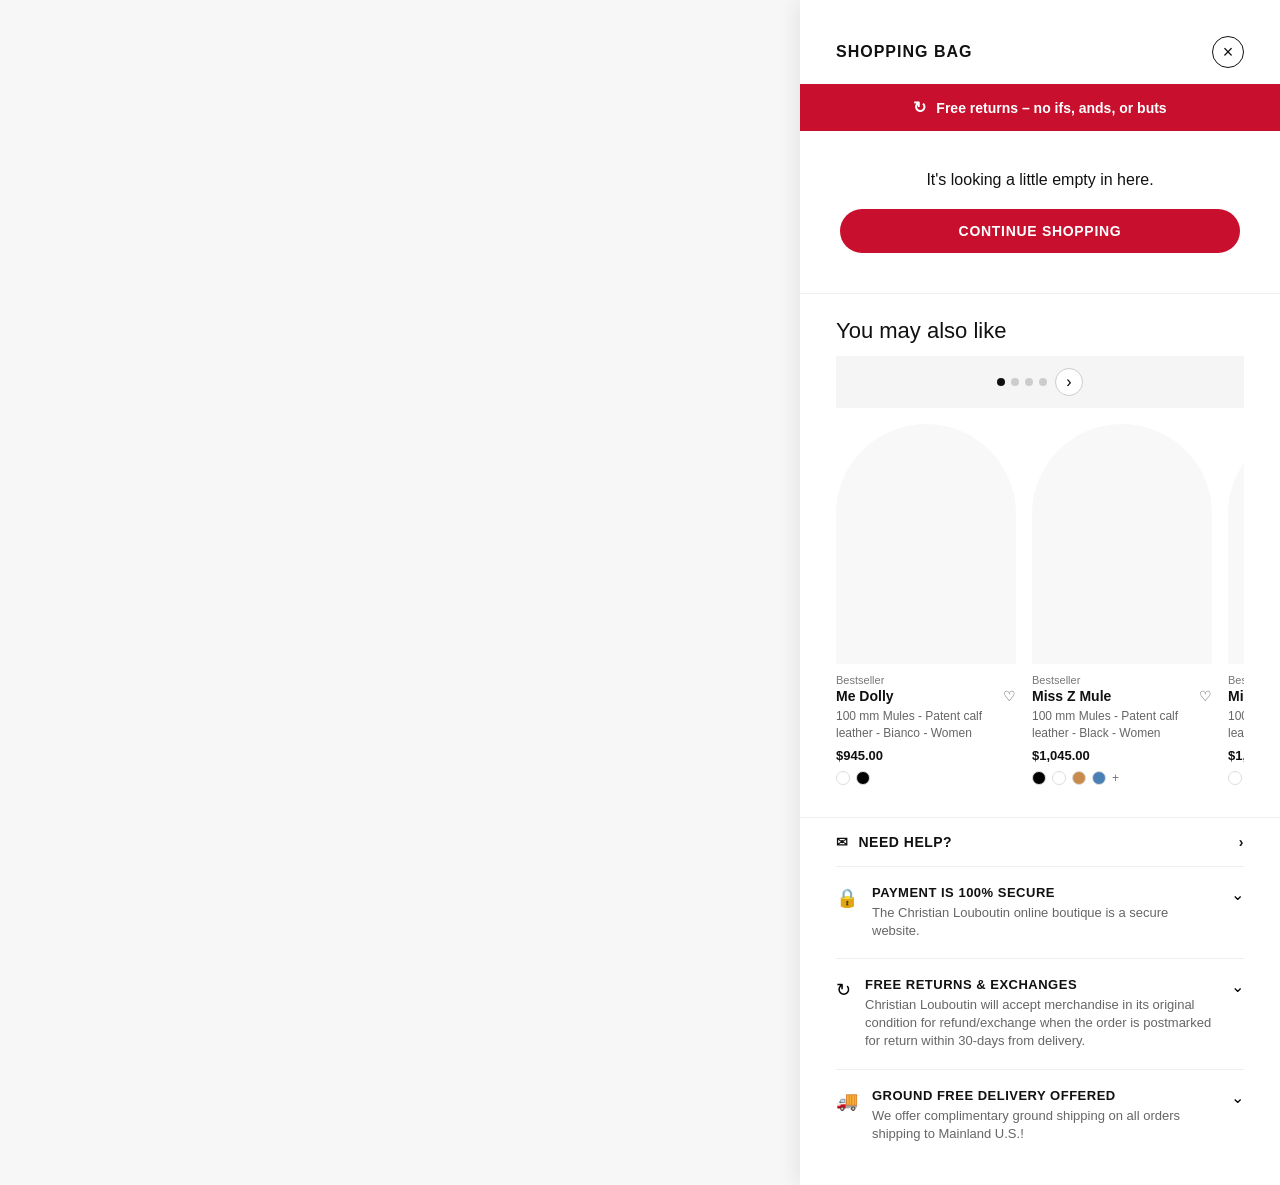
<file: cart.html>
<!DOCTYPE html>
<html lang="en">
<head>
    <meta charset="UTF-8">
    <meta name="viewport" content="width=device-width, initial-scale=1.0">
    <title>Shopping Bag - Christian Louboutin</title>
    <link rel="icon" href="images/louboutin(L).png">
<link rel="stylesheet" href="cart.css">

</head>
<body>

<div class="bag-panel">

    <div class="sb-header">
        <h2 class="sb-title">SHOPPING BAG</h2>
        <a href="index.html" class="sb-close" aria-label="Close shopping bag">&times;</a>
    </div>

    <div class="sb-returns-banner">
        <span class="sb-returns-icon">&#8635;</span>
        <span>Free returns – no ifs, ands, or buts</span>
    </div>

    <div class="sb-empty">
        <p>It's looking a little empty in here.</p>
        <a href="index.html" class="sb-continue-btn" style="display:inline-block;">CONTINUE SHOPPING</a>
    </div>

    <div class="sb-recommend">
        <h3 class="sb-recommend-title">You may also like</h3>

        <div class="sb-carousel-nav">
            <div class="sb-dots" id="sbDots"></div>
            <button type="button" class="sb-next-btn" id="sbNextBtn" aria-label="Next">&#8250;</button>
        </div>

        <div class="sb-carousel" id="sbCarousel">
            <div class="sb-product-card">
                <div class="sb-product-media"></div>
                <span class="sb-badge">Bestseller</span>
                <div class="sb-product-row">
                    <h4 class="sb-product-name">Me Dolly</h4>
                    <button type="button" class="sb-wishlist-btn" aria-label="Add to wishlist">&#9825;</button>
                </div>
                <p class="sb-product-desc">100 mm Mules - Patent calf leather - Bianco - Women</p>
                <div class="sb-product-price">$945.00</div>
                <div class="sb-swatch-group">
                    <span class="sb-swatch" style="background-color:#ffffff"></span>
                    <span class="sb-swatch" style="background-color:#000000"></span>
                </div>
            </div>

            <div class="sb-product-card">
                <div class="sb-product-media"></div>
                <span class="sb-badge">Bestseller</span>
                <div class="sb-product-row">
                    <h4 class="sb-product-name">Miss Z Mule</h4>
                    <button type="button" class="sb-wishlist-btn" aria-label="Add to wishlist">&#9825;</button>
                </div>
                <p class="sb-product-desc">100 mm Mules - Patent calf leather - Black - Women</p>
                <div class="sb-product-price">$1,045.00</div>
                <div class="sb-swatch-group">
                    <span class="sb-swatch" style="background-color:#000000"></span>
                    <span class="sb-swatch" style="background-color:#ffffff"></span>
                    <span class="sb-swatch" style="background-color:#c98a4b"></span>
                    <span class="sb-swatch" style="background-color:#4a7fb5"></span>
                    <span class="sb-swatch-more">+</span>
                </div>
            </div>

            <div class="sb-product-card">
                <div class="sb-product-media"></div>
                <span class="sb-badge">Bestseller</span>
                <div class="sb-product-row">
                    <h4 class="sb-product-name">Miss Z Mule</h4>
                    <button type="button" class="sb-wishlist-btn" aria-label="Add to wishlist">&#9825;</button>
                </div>
                <p class="sb-product-desc">100 mm Mules - Patent calf leather - Bianco - Women</p>
                <div class="sb-product-price">$1,045.00</div>
                <div class="sb-swatch-group">
                    <span class="sb-swatch" style="background-color:#ffffff"></span>
                    <span class="sb-swatch" style="background-color:#000000"></span>
                    <span class="sb-swatch" style="background-color:#c98a4b"></span>
                    <span class="sb-swatch" style="background-color:#4a7fb5"></span>
                    <span class="sb-swatch-more">+</span>
                </div>
            </div>

            <div class="sb-product-card">
                <div class="sb-product-media"></div>
                <span class="sb-badge">Bestseller</span>
                <div class="sb-product-row">
                    <h4 class="sb-product-name">Hot Chick</h4>
                    <button type="button" class="sb-wishlist-btn" aria-label="Add to wishlist">&#9825;</button>
                </div>
                <p class="sb-product-desc">100 mm Pumps - Patent calf leather - Black - Women</p>
                <div class="sb-product-price">$895.00</div>
                <div class="sb-swatch-group">
                    <span class="sb-swatch" style="background-color:#000000"></span>
                    <span class="sb-swatch" style="background-color:#c98a4b"></span>
                </div>
            </div>
        </div>
    </div>

    <div class="sb-help">
        <span class="sb-help-icon">&#9993;</span>
        <span class="sb-help-text">NEED HELP?</span>
        <span class="sb-help-chevron">&#8250;</span>
    </div>

    <div class="sb-accordion">
        <div class="sb-accordion-item" data-open="false">
            <div class="sb-accordion-head">
                <span class="sb-accordion-icon">&#128274;</span>
                <div>
                    <div class="sb-accordion-title">PAYMENT IS 100% SECURE</div>
                    <div class="sb-accordion-subtitle">The Christian Louboutin online boutique is a secure website.</div>
                </div>
                <span class="sb-accordion-chevron">&#8964;</span>
            </div>
            <div class="sb-accordion-body">
                <p>We accept the following forms of payment:</p>
                <p>Mastercard</p>
                <p>Visa</p>
                <p>American Express</p>
                <p>Discover</p>
                <p>PayPal</p>
                <p>Apple Pay</p>
                <p>We also accept credit cards issued from Mexico. We don't accept any payment plans, except via PayPal.</p>
                <p>We only accept credit or debit cards that correspond with the country of our website. Your bank will authorize your payment; your card will only be charged when the order is shipped. The billing information entered during checkout must correspond to the cardholder.</p>
            </div>
        </div>

        <div class="sb-accordion-item" data-open="false">
            <div class="sb-accordion-head">
                <span class="sb-accordion-icon">&#8635;</span>
                <div>
                    <div class="sb-accordion-title">FREE RETURNS &amp; EXCHANGES</div>
                    <div class="sb-accordion-subtitle">Christian Louboutin will accept merchandise in its original condition for refund/exchange when the order is postmarked for return within 30-days from delivery.</div>
                </div>
                <span class="sb-accordion-chevron">&#8964;</span>
            </div>
            <div class="sb-accordion-body">
                <p>Items must be unworn, unwashed, and in their original packaging with all tags attached.</p>
            </div>
        </div>

        <div class="sb-accordion-item" data-open="false">
            <div class="sb-accordion-head">
                <span class="sb-accordion-icon">&#128666;</span>
                <div>
                    <div class="sb-accordion-title">GROUND FREE DELIVERY OFFERED</div>
                    <div class="sb-accordion-subtitle">We offer complimentary ground shipping on all orders shipping to Mainland U.S.!</div>
                </div>
                <span class="sb-accordion-chevron">&#8964;</span>
            </div>
            <div class="sb-accordion-body">
                <p>Orders typically arrive within 3-7 business days. Expedited shipping options are available at checkout.</p>
            </div>
        </div>
    </div>

</div>

<script>
    // ---- Pagination dots ----
    var carousel = document.getElementById('sbCarousel');
    var cards = carousel.querySelectorAll('.sb-product-card');
    var dotsContainer = document.getElementById('sbDots');

    cards.forEach(function (_, i) {
        var dot = document.createElement('span');
        dot.className = 'sb-dot' + (i === 0 ? ' active' : '');
        dotsContainer.appendChild(dot);
    });
    var dots = dotsContainer.querySelectorAll('.sb-dot');

    function setActiveDot(index) {
        dots.forEach(function (d, i) {
            d.classList.toggle('active', i === index);
        });
    }

    document.getElementById('sbNextBtn').addEventListener('click', function () {
        var cardWidth = cards[0].getBoundingClientRect().width + 16;
        carousel.scrollBy({ left: cardWidth, behavior: 'smooth' });
    });

    carousel.addEventListener('scroll', function () {
        var cardWidth = cards[0].getBoundingClientRect().width + 16;
        var index = Math.round(carousel.scrollLeft / cardWidth);
        setActiveDot(Math.min(index, dots.length - 1));
    });

    // ---- Accordion toggle ----
    document.querySelectorAll('.sb-accordion-item').forEach(function (item) {
        item.querySelector('.sb-accordion-head').addEventListener('click', function () {
            var isOpen = item.getAttribute('data-open') === 'true';
            item.setAttribute('data-open', isOpen ? 'false' : 'true');
        });
    });
</script>

</body>
</html>
</file>
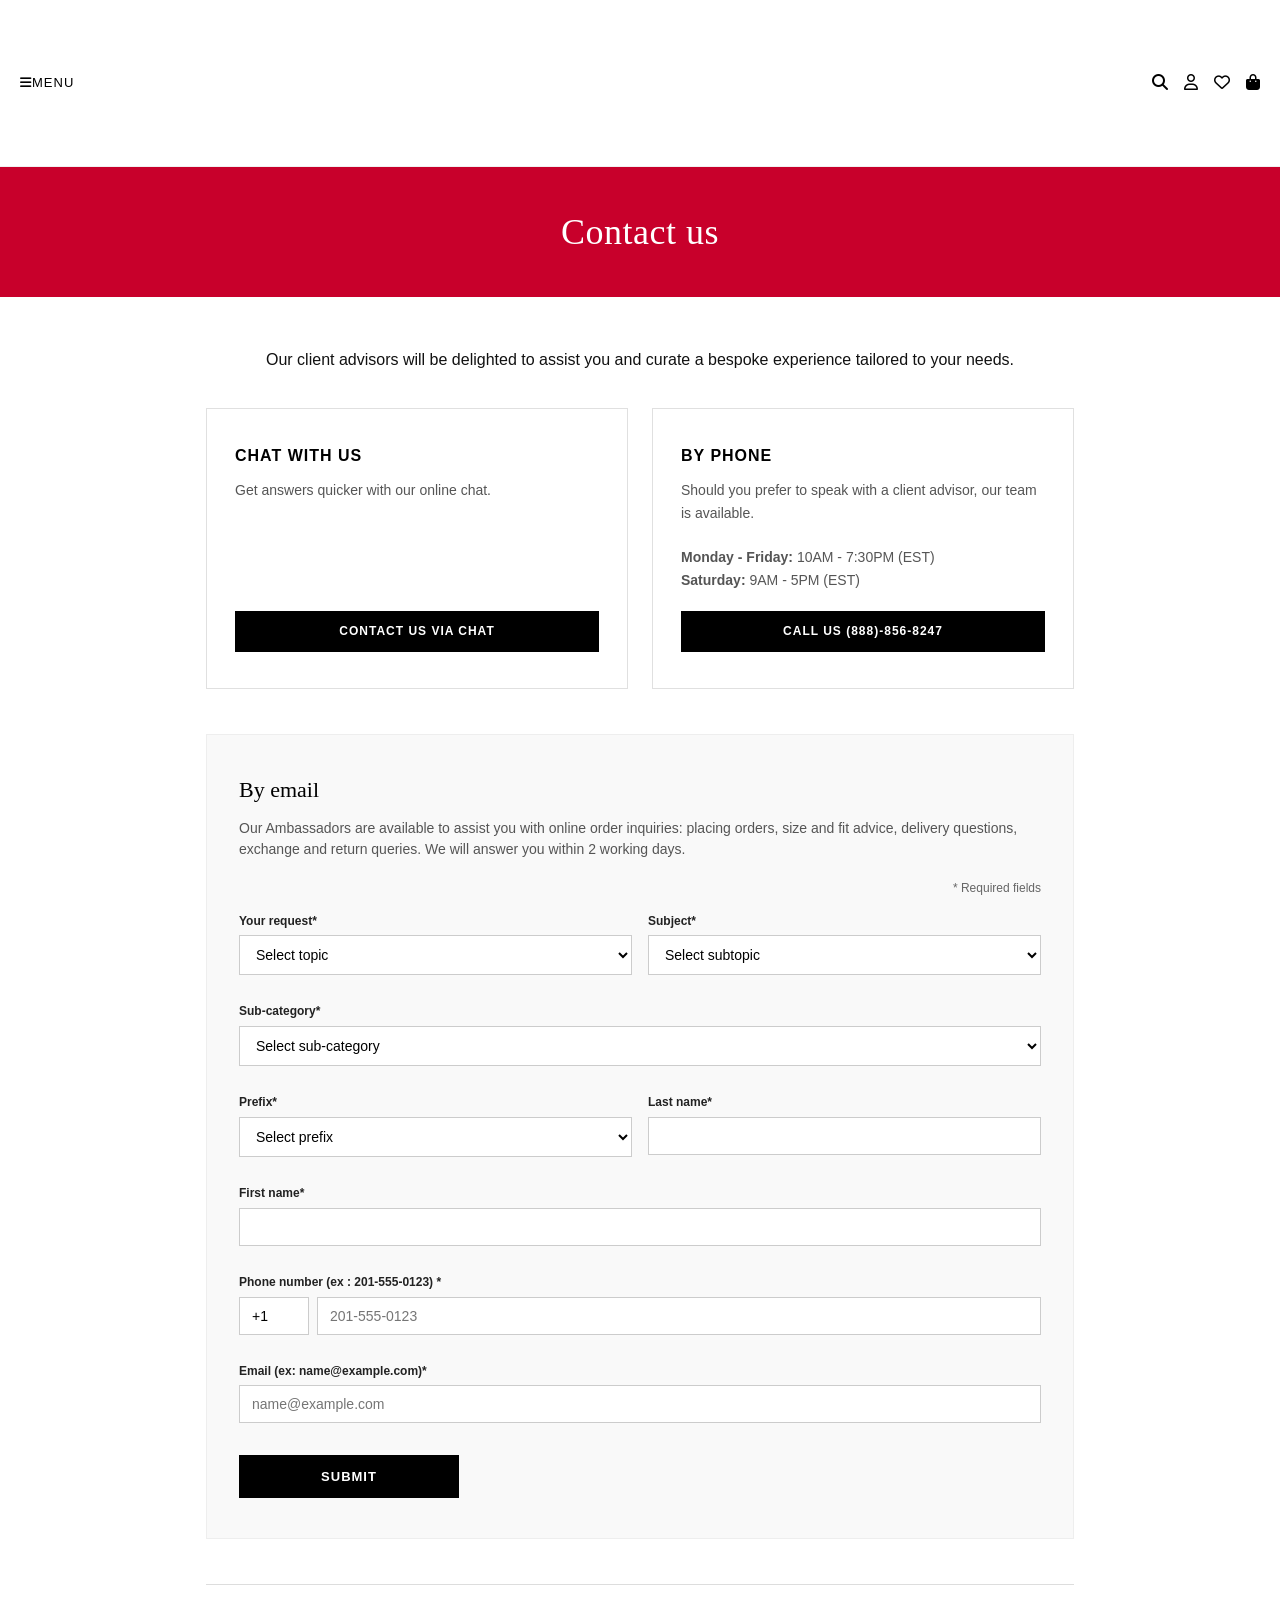
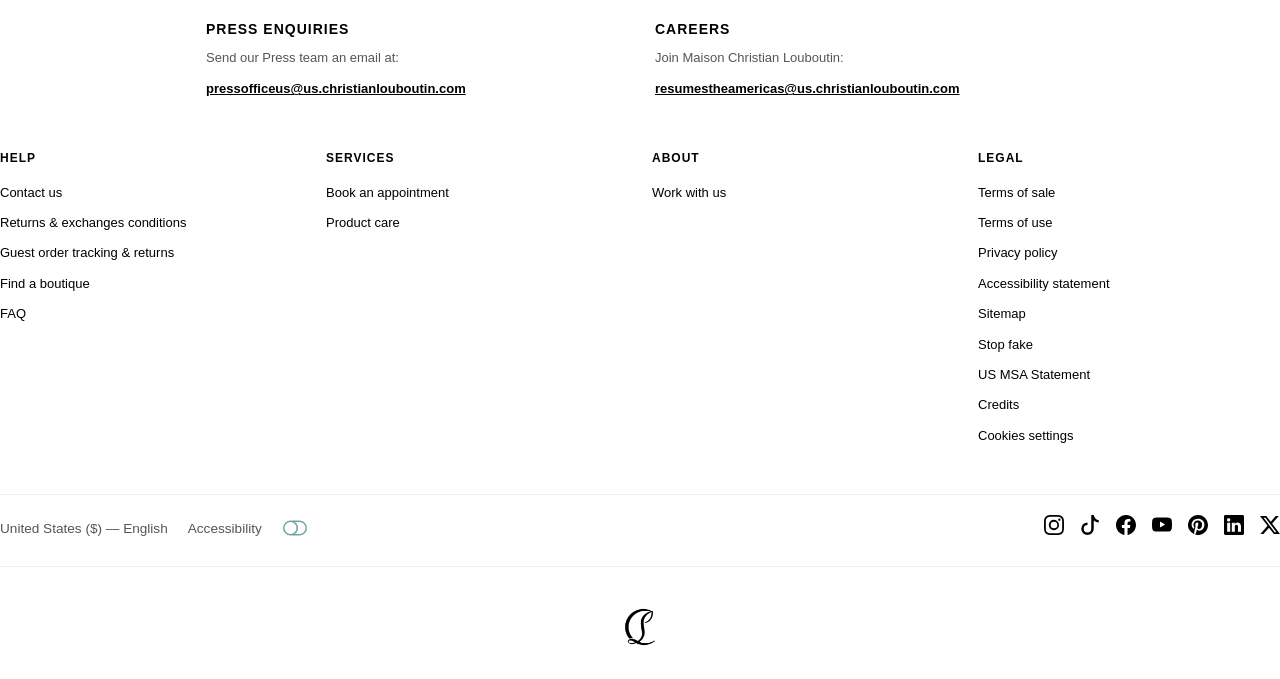
<file: contactUs.html>
<!DOCTYPE html>
<html lang="en">

<head>
  <meta charset="UTF-8">
  <meta name="viewport" content="width=device-width, initial-scale=1.0">
  <title>Contact Us - Christian Louboutin United States</title>
  <link rel="icon" href="images/louboutin(L).png">
  <!-- FontAwesome for icons -->
  <link rel="stylesheet" href="https://cdnjs.cloudflare.com/ajax/libs/font-awesome/6.4.0/css/all.min.css">
  <link rel="stylesheet" href="contactUs.css">
</head>

<body>

  <!-- Header -->
  <div class="nav">
    <div class="nav-left">
      <span id="menu"><a href="menu.html"><i class="fa-solid fa-bars"></i><span class="nav-text">MENU</span></a></span>
    </div>

    <span id="louboutinLogo"><a href="index.html"><img src="images/louboutin logo 1.png" alt="Louboutin-logo" loading="lazy"></a></span>

    <div class="nav-right">
      <span id="searchbar"><a href="search.html" aria-label="Search"><i class="fa-solid fa-magnifying-glass"></i></a></span>
      <span id="login"><a href="login.html" aria-label="Account"><i class="fa-regular fa-user"></i></a></span>
      <span id="wishlist"><a href="wishlist.html" aria-label="Wishlist"><i class="fa-regular fa-heart"></i></a></span>
      <span id="addToCart"><a href="wishlist.html" aria-label="Cart"><i class="fa-solid fa-bag-shopping"></i></a></span>
    </div>
  </div>

  <!-- Page Title Banner -->
  <section class="page-title-banner">
    <h1>Contact us</h1>
  </section>

  <!-- Main Contact Content -->
  <div class="contact-container">
    <p class="contact-intro">
      Our client advisors will be delighted to assist you and curate a bespoke experience tailored to your needs.
    </p>

    <!-- Chat & Phone Grid -->
    <div class="contact-methods-grid">
      <div class="contact-card">
        <div>
          <h3>Chat with us</h3>
          <p>Get answers quicker with our online chat.</p>
        </div>
        <a href="#" class="card-action-btn">Contact us via chat</a>
      </div>

      <div class="contact-card">
        <div>
          <h3>By phone</h3>
          <p>Should you prefer to speak with a client advisor, our team is available.<br><br>
            <strong>Monday - Friday:</strong> 10AM - 7:30PM (EST)<br>
            <strong>Saturday:</strong> 9AM - 5PM (EST)
          </p>
        </div>
        <a href="tel:8888568247" class="card-action-btn">Call us (888)-856-8247</a>
      </div>
    </div>

    <!-- Email Inquiry Form -->
    <div class="form-section">
      <h2>By email</h2>
      <p>Our Ambassadors are available to assist you with online order inquiries: placing orders, size and fit advice,
        delivery questions, exchange and return queries. We will answer you within 2 working days.</p>

      <div class="required-note">* Required fields</div>

      <form action="#" method="post">
        <div class="form-grid">
          <div class="form-group">
            <label for="requestTopic">Your request*</label>
            <select id="requestTopic" class="form-control" required>
              <option value="">Select topic</option>
              <option>Online boutique</option>
              <option>Products and services</option>
            </select>
          </div>

          <div class="form-group">
            <label for="subjectTopic">Subject*</label>
            <select id="subjectTopic" class="form-control" required>
              <option value="">Select subtopic</option>
              <option>Order Inquiries</option>
              <option>Product Advice</option>
            </select>
          </div>

          <div class="form-group full-width">
            <label for="subCategory">Sub-category*</label>
            <select id="subCategory" class="form-control" required>
              <option value="">Select sub-category</option>
              <option>Delivery & Shipping</option>
              <option>Returns & Exchanges</option>
            </select>
          </div>

          <div class="form-group">
            <label for="prefixSelect">Prefix*</label>
            <select id="prefixSelect" class="form-control" required>
              <option value="">Select prefix</option>
              <option>Mr.</option>
              <option>Miss</option>
              <option>Mrs.</option>
            </select>
          </div>

          <div class="form-group">
            <label for="lastName">Last name*</label>
            <input type="text" id="lastName" class="form-control" required>
          </div>

          <div class="form-group full-width">
            <label for="firstName">First name*</label>
            <input type="text" id="firstName" class="form-control" required>
          </div>

          <div class="form-group full-width">
            <label for="phoneNumber">Phone number (ex : 201-555-0123) *</label>
            <div class="phone-input-group">
              <input type="text" class="form-control phone-prefix" value="+1" readonly aria-label="Country Prefix">
              <input type="tel" id="phoneNumber" class="form-control" placeholder="201-555-0123" required>
            </div>
          </div>

          <div class="form-group full-width">
            <label for="userEmail">Email (ex: name@example.com)*</label>
            <input type="email" id="userEmail" class="form-control" placeholder="name@example.com" required>
          </div>
        </div>

        <button type="submit" class="submit-btn">Submit</button>
      </form>
    </div>

    <!-- Additional Contacts (Press & Careers) -->
    <div class="additional-contacts">
      <div>
        <h4>Press enquiries</h4>
        <p>Send our Press team an email at:</p>
        <a href="mailto:pressofficeus@us.christianlouboutin.com">pressofficeus@us.christianlouboutin.com</a>
      </div>
      <div>
        <h4>Careers</h4>
        <p>Join Maison Christian Louboutin:</p>
        <a href="mailto:resumestheamericas@us.christianlouboutin.com">resumestheamericas@us.christianlouboutin.com</a>
      </div>
    </div>
  </div>

  <!-- Footer Navigation -->
  <div class="listdetails" id="section7">
    <div class="lists">
    <div class="footer-columns">
      <div class="footer-col">
        <h4>Help</h4>
        <ul>
          <li><a href="contactUs.html">Contact us</a></li>
          <li><a href="#">Returns &amp; exchanges conditions</a></li>
          <li><a href="#">Guest order tracking &amp; returns</a></li>
          <li><a href="#">Find a boutique</a></li>
          <li><a href="#">FAQ</a></li>
        </ul>
      </div>

      <div class="footer-col">
        <h4>Services</h4>
        <ul>
          <li><a href="#">Book an appointment</a></li>
          <li><a href="#">Product care</a></li>
        </ul>
      </div>

      <div class="footer-col">
        <h4>About</h4>
        <ul>
          <li><a href="#">Work with us</a></li>
        </ul>
      </div>

      <div class="footer-col">
        <h4>Legal</h4>
        <ul>
          <li><a href="#">Terms of sale</a></li>
          <li><a href="#">Terms of use</a></li>
          <li><a href="#">Privacy policy</a></li>
          <li><a href="#">Accessibility statement</a></li>
          <li><a href="#">Sitemap</a></li>
          <li><a href="#">Stop fake</a></li>
          <li><a href="#">US MSA Statement</a></li>
          <li><a href="#">Credits</a></li>
          <li><a href="#">Cookies settings</a></li>
        </ul>
      </div>
    </div>

    <div class="footer-logos">
      <div class="united-acessibility">
        <div>United States ($) — English</div>
        <div class="accessibility">
          <div class="accesibility-text"><span>Accessibility</span></div>
          <div class="accessibility-toggel">
            <a><svg xmlns="http://www.w3.org/2000/svg" width="50" height="20" fill="currentColor" class="bi-toggle-off"
                viewBox="0 0 16 16">
                <path
                  d="M11 4a4 4 0 0 1 0 8H8a5 5 0 0 0 2-4 5 5 0 0 0-2-4zm-6 8a4 4 0 1 1 0-8 4 4 0 0 1 0 8M0 8a5 5 0 0 0 5 5h6a5 5 0 0 0 0-10H5a5 5 0 0 0-5 5" />
              </svg></a>
          </div>
        </div>
      </div>
      <div class="social-links">
        <span id="insta" class="separate-logos"><a href="#">
            <svg xmlns="http://www.w3.org/2000/svg" width="20" height="20" fill="#black" class="bi bi-instagram"
              viewBox="0 0 16 16">
              <path
                d="M8 0C5.829 0 5.556.01 4.703.048 3.85.088 3.269.222 2.76.42a3.9 3.9 0 0 0-1.417.923A3.9 3.9 0 0 0 .42 2.76C.222 3.268.087 3.85.048 4.7.01 5.555 0 5.827 0 8.001c0 2.172.01 2.444.048 3.297.04.852.174 1.433.372 1.942.205.526.478.972.923 1.417.444.445.89.719 1.416.923.51.198 1.09.333 1.942.372C5.555 15.99 5.827 16 8 16s2.444-.01 3.298-.048c.851-.04 1.434-.174 1.943-.372a3.9 3.9 0 0 0 1.416-.923c.445-.445.718-.891.923-1.417.197-.509.332-1.09.372-1.942C15.99 10.445 16 10.173 16 8s-.01-2.445-.048-3.299c-.04-.851-.175-1.433-.372-1.941a3.9 3.9 0 0 0-.923-1.417A3.9 3.9 0 0 0 13.24.42c-.51-.198-1.092-.333-1.943-.372C10.443.01 10.172 0 7.998 0zm-.717 1.442h.718c2.136 0 2.389.007 3.232.046.78.035 1.204.166 1.486.275.373.145.64.319.92.599s.453.546.598.92c.11.281.24.705.275 1.485.039.843.047 1.096.047 3.231s-.008 2.389-.047 3.232c-.035.78-.166 1.203-.275 1.485a2.5 2.5 0 0 1-.599.919c-.28.28-.546.453-.92.598-.28.11-.704.24-1.485.276-.843.038-1.096.047-3.232.047s-2.39-.009-3.233-.047c-.78-.036-1.203-.166-1.485-.276a2.5 2.5 0 0 1-.92-.598 2.5 2.5 0 0 1-.6-.92c-.109-.281-.24-.705-.275-1.485-.038-.843-.046-1.096-.046-3.233s.008-2.388.046-3.231c.036-.78.166-1.204.276-1.486.145-.373.319-.64.599-.92s.546-.453.92-.598c.282-.11.705-.24 1.485-.276.738-.034 1.024-.044 2.515-.045zm4.988 1.328a.96.96 0 1 0 0 1.92.96.96 0 0 0 0-1.92m-4.27 1.122a4.109 4.109 0 1 0 0 8.217 4.109 4.109 0 0 0 0-8.217m0 1.441a2.667 2.667 0 1 1 0 5.334 2.667 2.667 0 0 1 0-5.334" />
            </svg>
            </svg></a></span>

        <span id="tiktok" class="separate-logos"><a href="#">
            <svg xmlns="http://www.w3.org/2000/svg" width="20" height="20" fill="#black" class="bi bi-tiktok"
              viewBox="0 0 16 16">
              <path
                d="M9 0h1.98c.144.715.54 1.617 1.235 2.512C12.895 3.389 13.797 4 15 4v2c-1.753 0-3.07-.814-4-1.829V11a5 5 0 1 1-5-5v2a3 3 0 1 0 3 3z" />
            </svg></a></span>

        <span id="facebook" class="separate-logos"><a href="#">
            <svg xmlns="http://www.w3.org/2000/svg" width="20" height="" 20fill="#black" class="bi bi-facebook"
              viewBox="0 0 16 16">
              <path
                d="M16 8.049c0-4.446-3.582-8.05-8-8.05C3.58 0-.002 3.603-.002 8.05c0 4.017 2.926 7.347 6.75 7.951v-5.625h-2.03V8.05H6.75V6.275c0-2.017 1.195-3.131 3.022-3.131.876 0 1.791.157 1.791.157v1.98h-1.009c-.993 0-1.303.621-1.303 1.258v1.51h2.218l-.354 2.326H9.25V16c3.824-.604 6.75-3.934 6.75-7.951" />
            </svg></a></span>

        <span id="youtube" class="separate-logos"><a href="#">
            <svg xmlns="http://www.w3.org/2000/svg" width="20" height="20" fill="#black" class="bi bi-youtube"
              viewBox="0 0 16 16">
              <path
                d="M8.051 1.999h.089c.822.003 4.987.033 6.11.335a2.01 2.01 0 0 1 1.415 1.42c.101.38.172.883.22 1.402l.01.104.022.26.008.104c.065.914.073 1.77.074 1.957v.075c-.001.194-.01 1.108-.082 2.06l-.008.105-.009.104c-.05.572-.124 1.14-.235 1.558a2.01 2.01 0 0 1-1.415 1.42c-1.16.312-5.569.334-6.18.335h-.142c-.309 0-1.587-.006-2.927-.052l-.17-.006-.087-.004-.171-.007-.171-.007c-1.11-.049-2.167-.128-2.654-.26a2.01 2.01 0 0 1-1.415-1.419c-.111-.417-.185-.986-.235-1.558L.09 9.82l-.008-.104A31 31 0 0 1 0 7.68v-.123c.002-.215.01-.958.064-1.778l.007-.103.003-.052.008-.104.022-.26.01-.104c.048-.519.119-1.023.22-1.402a2.01 2.01 0 0 1 1.415-1.42c.487-.13 1.544-.21 2.654-.26l.17-.007.172-.006.086-.003.171-.007A100 100 0 0 1 7.858 2zM6.4 5.209v4.818l4.157-2.408z" />
            </svg></a></span>
        <span id="pinterest" class="separate-logos"><a href="#">

            <svg xmlns="http://www.w3.org/2000/svg" width="20" height="20" fill="#black" class="bi bi-pinterest"
              viewBox="0 0 16 16">
              <path
                d="M8 0a8 8 0 0 0-2.915 15.452c-.07-.633-.134-1.606.027-2.297.146-.625.938-3.977.938-3.977s-.239-.479-.239-1.187c0-1.113.645-1.943 1.448-1.943.682 0 1.012.512 1.012 1.127 0 .686-.437 1.712-.663 2.663-.188.796.4 1.446 1.185 1.446 1.422 0 2.515-1.5 2.515-3.664 0-1.915-1.377-3.254-3.342-3.254-2.276 0-3.612 1.707-3.612 3.471 0 .688.265 1.425.595 1.826a.24.24 0 0 1 .056.23c-.061.252-.196.796-.222.907-.035.146-.116.177-.268.107-1-.465-1.624-1.926-1.624-3.1 0-2.523 1.834-4.84 5.286-4.84 2.775 0 4.932 1.977 4.932 4.62 0 2.757-1.739 4.976-4.151 4.976-.811 0-1.573-.421-1.834-.919l-.498 1.902c-.181.695-.669 1.566-.995 2.097A8 8 0 1 0 8 0" />
            </svg></a></span>

        <span id="linkedin" class="separate-logos"><a href="#">
            <svg xmlns="http://www.w3.org/2000/svg" width="20" height="20" fill="#black" class="bi bi-linkedin"
              viewBox="0 0 16 16">
              <path
                d="M0 1.146C0 .513.526 0 1.175 0h13.65C15.474 0 16 .513 16 1.146v13.708c0 .633-.526 1.146-1.175 1.146H1.175C.526 16 0 15.487 0 14.854zm4.943 12.248V6.169H2.542v7.225zm-1.2-8.212c.837 0 1.358-.554 1.358-1.248-.015-.709-.52-1.248-1.342-1.248S2.4 3.226 2.4 3.934c0 .694.521 1.248 1.327 1.248zm4.908 8.212V9.359c0-.216.016-.432.08-.586.173-.431.568-.878 1.232-.878.869 0 1.216.662 1.216 1.634v3.865h2.401V9.25c0-2.22-1.184-3.252-2.764-3.252-1.274 0-1.845.7-2.165 1.193v.025h-.016l.016-.025V6.169h-2.4c.03.678 0 7.225 0 7.225z" />
            </svg></a></span>

        <span id="twitter" class="separate-logos"><a href="#">
            <svg xmlns="http://www.w3.org/2000/svg" width="20" height="20" fill="#black" class="bi bi-twitter-x"
              viewBox="0 0 16 16">
              <path
                d="M12.6.75h2.454l-5.36 6.142L16 15.25h-4.937l-3.867-5.07-4.425 5.07H.316l5.733-6.57L0 .75h5.063l3.495 4.633L12.601.75Zm-.86 13.028h1.36L4.323 2.145H2.865z" />
            </svg></a></span>

      </div>
    </div>
    <hr>
    <div class="footer">
      <a href="index.html">
        <img src="images/louboutin(L).png" alt="Louboutin Monogram" width="45" height="45" loading="lazy">
      </a>
    </div>
  </div>

</body>

</html>
</file>
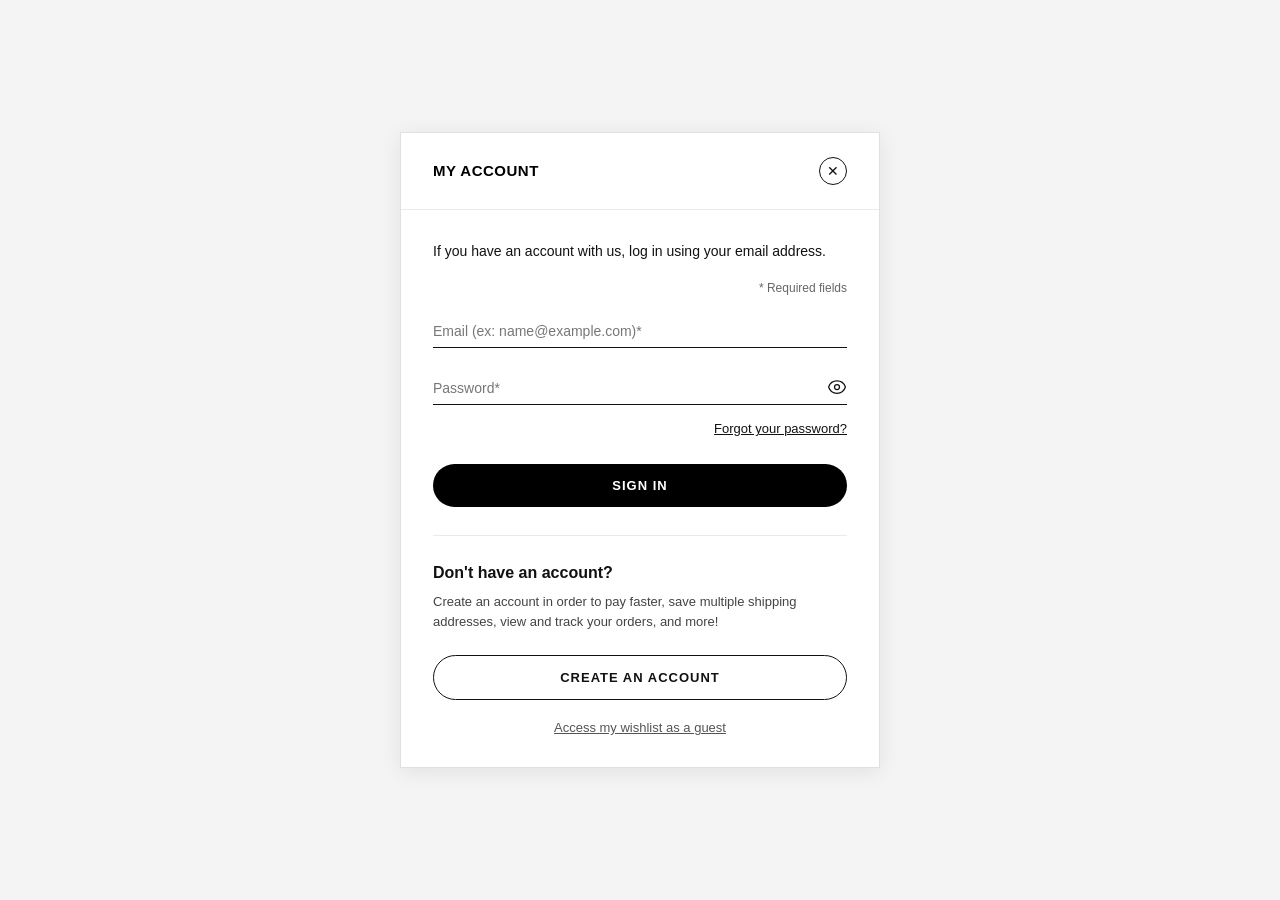
<file: login.html>
<!DOCTYPE html>
<html lang="en">
<head>
  <meta charset="UTF-8">
  <meta name="viewport" content="width=device-width, initial-scale=1.0">
  <title>Account Sign In - Christian Louboutin</title>
  <link rel="icon" href="images/louboutin(L).png">
  <style>
    * {
      box-sizing: border-box;
      margin: 0;
      padding: 0;
      font-family: -apple-system, BlinkMacSystemFont, "Segoe UI", Roboto, Helvetica, Arial, sans-serif;
    }

    body {
      background-color: #f4f4f4;
      display: flex;
      justify-content: center;
      align-items: center;
      min-height: 100vh;
      padding: 16px;
    }

    a {
      color: inherit;
      text-decoration: none;
    }

    .modal-container {
      background-color: #ffffff;
      width: 100%;
      max-width: 480px;
      border: 1px solid #e0e0e0;
      box-shadow: 0 4px 20px rgba(0, 0, 0, 0.08);
      position: relative;
      margin: auto;
    }

    /* Header */
    .modal-header {
      display: flex;
      justify-content: space-between;
      align-items: center;
      padding: clamp(16px, 4vw, 24px) clamp(20px, 5vw, 32px);
      border-bottom: 1px solid #eaeaea;
    }

    .modal-header h2 {
      font-size: 15px;
      font-weight: 700;
      letter-spacing: 0.5px;
      color: #000000;
      text-transform: uppercase;
    }

    .close-btn {
      background: none;
      border: 1px solid #111;
      border-radius: 50%;
      width: 28px;
      height: 28px;
      display: flex;
      align-items: center;
      justify-content: center;
      cursor: pointer;
      font-size: 14px;
      color: #111;
      padding: 0;
      line-height: 1;
      transition: background-color 0.2s ease, color 0.2s ease;
    }

    .close-btn:hover {
      background-color: #111;
      color: #fff;
    }

    /* Body */
    .modal-body {
      padding: clamp(20px, 5vw, 32px);
    }

    .intro-text {
      font-size: 14px;
      color: #111111;
      margin-bottom: 20px;
      line-height: 1.4;
    }

    .required-text {
      text-align: right;
      font-size: 12px;
      color: #666666;
      margin-bottom: 20px;
    }

    /* Form Inputs */
    .form-group {
      margin-bottom: 24px;
      position: relative;
    }

    .form-control {
      width: 100%;
      border: none;
      border-bottom: 1px solid #111111;
      padding: 8px 0;
      font-size: 14px;
      color: #111111;
      outline: none;
      background: transparent;
      border-radius: 0;
    }

    .form-control::placeholder {
      color: #777777;
    }

    .password-wrapper {
      position: relative;
    }

    .toggle-password {
      position: absolute;
      right: 0;
      bottom: 8px;
      background: none;
      border: none;
      cursor: pointer;
      padding: 0;
      display: flex;
      align-items: center;
    }

    .toggle-password svg {
      width: 20px;
      height: 20px;
      stroke: #111111;
    }

    .forgot-password {
      display: block;
      text-align: right;
      font-size: 13px;
      color: #111111;
      text-decoration: underline;
      margin-top: -8px;
      margin-bottom: 28px;
    }

    /* Buttons */
    .btn {
      width: 100%;
      background-color: #000000;
      color: #ffffff;
      border: none;
      border-radius: 30px;
      padding: 14px 16px;
      font-size: 13px;
      font-weight: 700;
      letter-spacing: 1px;
      cursor: pointer;
      transition: background-color 0.2s ease;
    }

    .btn:hover {
      background-color: #333333;
    }

    .divider {
      border: none;
      border-top: 1px solid #eaeaea;
      margin: 28px 0;
    }

    /* Account Signup Section */
    .signup-section h3 {
      font-size: 16px;
      font-weight: 600;
      color: #111111;
      margin-bottom: 10px;
    }

    .signup-section p {
      font-size: 13px;
      color: #444444;
      line-height: 1.5;
      margin-bottom: 24px;
    }

    .btn-secondary {
      width: 100%;
      background-color: transparent;
      color: #111111;
      border: 1px solid #111111;
      border-radius: 30px;
      padding: 14px 16px;
      font-size: 13px;
      font-weight: 700;
      letter-spacing: 1px;
      cursor: pointer;
      transition: background-color 0.2s ease, color 0.2s ease;
      display: inline-block;
      text-align: center;
    }

    .btn-secondary:hover {
      background-color: #111111;
      color: #ffffff;
    }

    .guest-wishlist {
      text-align: center;
      margin-top: 20px;
      font-size: 13px;
    }

    .guest-wishlist a {
      text-decoration: underline;
      color: #555555;
    }
  </style>
</head>
<body>

  <div class="modal-container">
    <!-- Header -->
    <div class="modal-header">
      <h2>My Account</h2>
      <a href="index.html" class="close-btn" aria-label="Close">✕</a>
    </div>

    <!-- Body -->
    <div class="modal-body">
      <p class="intro-text">If you have an account with us, log in using your email address.</p>
      
      <div class="required-text">* Required fields</div>

      <form action="#" method="post">
        <div class="form-group">
          <input 
            type="email" 
            class="form-control" 
            placeholder="Email (ex: name@example.com)*" 
            required
          >
        </div>

        <div class="form-group password-wrapper">
          <input 
            type="password" 
            class="form-control" 
            placeholder="Password*" 
            required
          >
          <button type="button" class="toggle-password" aria-label="Toggle password visibility">
            <svg xmlns="http://www.w3.org/2000/svg" fill="none" viewBox="0 0 24 24" stroke-width="1.5" stroke="currentColor">
              <path stroke-linecap="round" stroke-linejoin="round" d="M2.036 12.322a1.012 1.012 0 010-.639C3.423 7.51 7.36 4.5 12 4.5c4.638 0 8.573 3.007 9.963 7.178.07.207.07.431 0 .639C20.577 16.49 16.64 19.5 12 19.5c-4.638 0-8.573-3.007-9.963-7.178z" />
              <path stroke-linecap="round" stroke-linejoin="round" d="M15 12a3 3 0 11-6 0 3 3 0 016 0z" />
            </svg>
          </button>
        </div>

        <a href="#" class="forgot-password">Forgot your password?</a>

        <button type="submit" class="btn">SIGN IN</button>
      </form>

      <hr class="divider">

      <div class="signup-section">
        <h3>Don't have an account?</h3>
        <p>Create an account in order to pay faster, save multiple shipping addresses, view and track your orders, and more!</p>
        <button type="button" class="btn btn-secondary">CREATE AN ACCOUNT</button>
      </div>

      <div class="guest-wishlist">
        <a href="wishlist.html">Access my wishlist as a guest</a>
      </div>
    </div>
  </div>

</body>
</html>
</file>
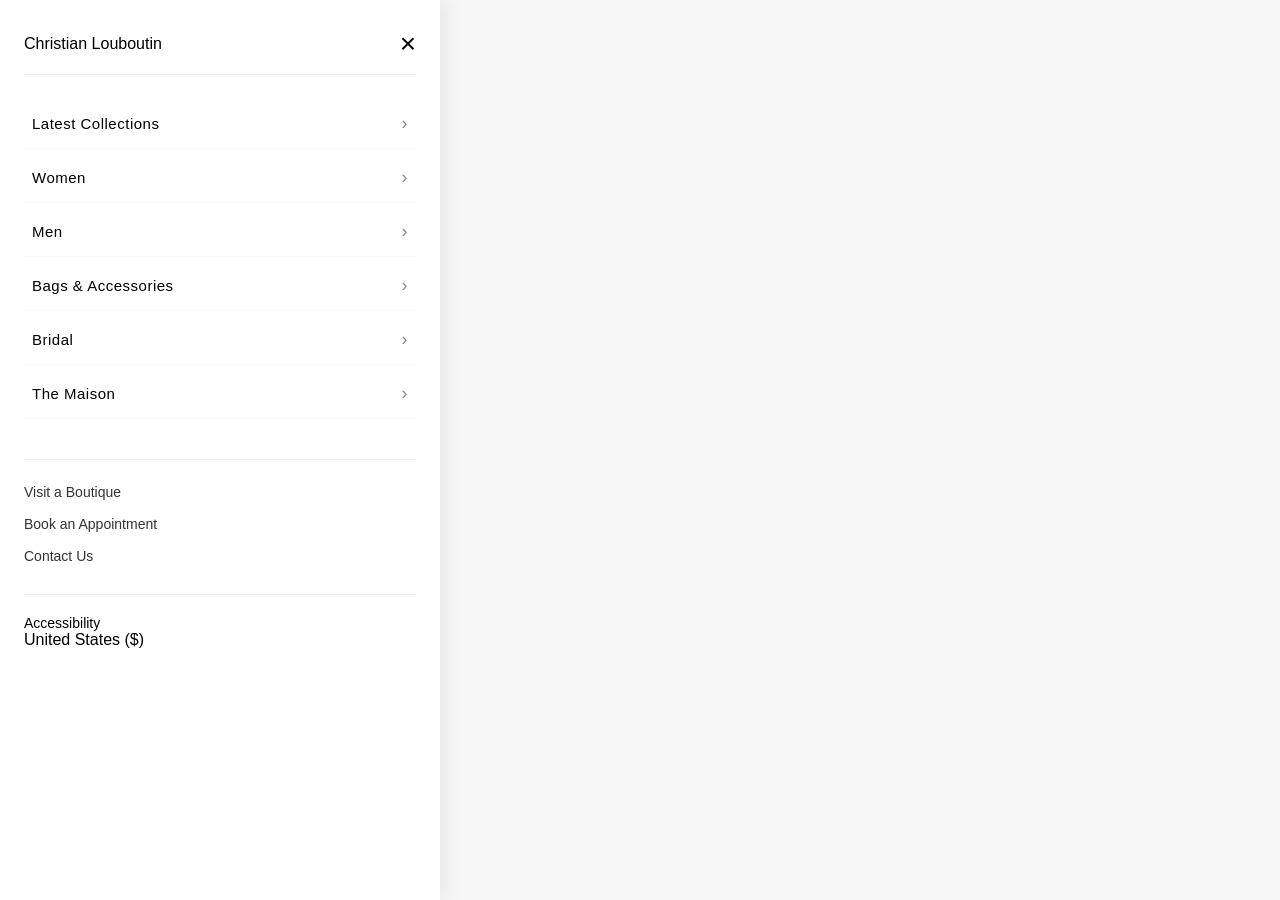
<file: menu.html>
<!DOCTYPE html>
<html lang="en">
<head>
    <meta charset="UTF-8">
    <meta name="viewport" content="width=device-width, initial-scale=1.0">
    <title>Menu - Christian Louboutin</title>
    <link rel="icon" href="images/louboutin(L).png">
    <style>
        * {
            box-sizing: border-box;
            margin: 0;
            padding: 0;
            font-family: -apple-system, BlinkMacSystemFont, "Segoe UI", Roboto, Helvetica, Arial, sans-serif;
        }

        body {
            background-color: #f7f7f7;
            min-height: 100vh;
            display: flex;
            justify-content: flex-start;
        }

        a {
            color: inherit;
            text-decoration: none;
        }

        .sidebar {
            width: 100%;
            max-width: 440px;
            background-color: #ffffff;
            min-height: 100vh;
            padding: 30px 24px;
            box-shadow: 4px 0 20px rgba(0, 0, 0, 0.08);
            position: relative;
            display: flex;
            flex-direction: column;
        }

        .menu-header {
            display: flex;
            justify-content: space-between;
            align-items: center;
            margin-bottom: 24px;
            padding-bottom: 16px;
            border-bottom: 1px solid #eee;
        }

        .menu-header .logo {
            font-family: 'Georgia', serif;
            font-style: italic;
            font-size: 20px;
            font-weight: bold;
        }

        .close {
            font-size: 28px;
            cursor: pointer;
            line-height: 1;
            color: #000;
            background: none;
            border: none;
        }

        .menu-items {
            display: flex;
            flex-direction: column;
            gap: 4px;
            margin-bottom: 24px;
        }

        .menu-item {
            display: flex;
            justify-content: space-between;
            align-items: center;
            padding: 14px 8px;
            font-size: 15px;
            font-weight: 500;
            letter-spacing: 0.5px;
            border-bottom: 1px solid #f9f9f9;
            transition: background-color 0.2s ease, padding-left 0.2s ease;
        }

        .menu-item:hover {
            background-color: #fdfdfd;
            padding-left: 12px;
            color: #c8002b;
        }

        .chevron {
            font-size: 18px;
            color: #888;
        }

        hr {
            border: none;
            border-top: 1px solid #eee;
            margin: 16px 0 24px;
        }

        .links {
            display: flex;
            flex-direction: column;
            gap: 16px;
            font-size: 14px;
            margin-bottom: 30px;
        }

        .links a {
            color: #333333;
            transition: color 0.2s ease;
        }

        .links a:hover {
            color: #000000;
            text-decoration: underline;
        }

        .accessibility {
            display: flex;
            justify-content: space-between;
            align-items: center;
            font-size: 14px;
            margin-top: auto;
            padding-top: 20px;
            border-top: 1px solid #eee;
        }

        @media (max-width: 480px) {
            .sidebar {
                padding: 20px 16px;
            }
        }
    </style>
</head>
<body>

<div class="sidebar">

    <div class="menu-header">
        <span id="louboutinLogo"><a href="index.html">Christian Louboutin</a></span>
        <a href="index.html" class="close" aria-label="Close menu">&times;</a>
    </div>

    <div class="menu-items">
        <a href="index.html#section3" class="menu-item">
            <span>Latest Collections</span>
            <span class="chevron">&#8250;</span>
        </a>

        <a href="index.html#WomenMain" class="menu-item">
            <span>Women</span>
            <span class="chevron">&#8250;</span>
        </a>

        <a href="index.html#menMain" class="menu-item">
            <span>Men</span>
            <span class="chevron">&#8250;</span>
        </a>

        <a href="index.html#section3" class="menu-item">
            <span>Bags &amp; Accessories</span>
            <span class="chevron">&#8250;</span>
        </a>

        <a href="index.html#section3" class="menu-item">
            <span>Bridal</span>
            <span class="chevron">&#8250;</span>
        </a>

        <a href="index.html#section5" class="menu-item">
            <span>The Maison</span>
            <span class="chevron">&#8250;</span>
        </a>
    </div>

    <hr>

    <div class="links">
        <a href="contactUs.html"><p>Visit a Boutique</p></a>
        <a href="contactUs.html"><p>Book an Appointment</p></a>
        <a href="contactUs.html"><p>Contact Us</p></a>
    </div>

    <div class="united-acessibility">
        <div class="accessibility">
            <div class="accesibility-text"><span>Accessibility</span></div>
        </div>
        <span>United States ($)</span>
    </div>

</div>

</body>
</html>
</file>
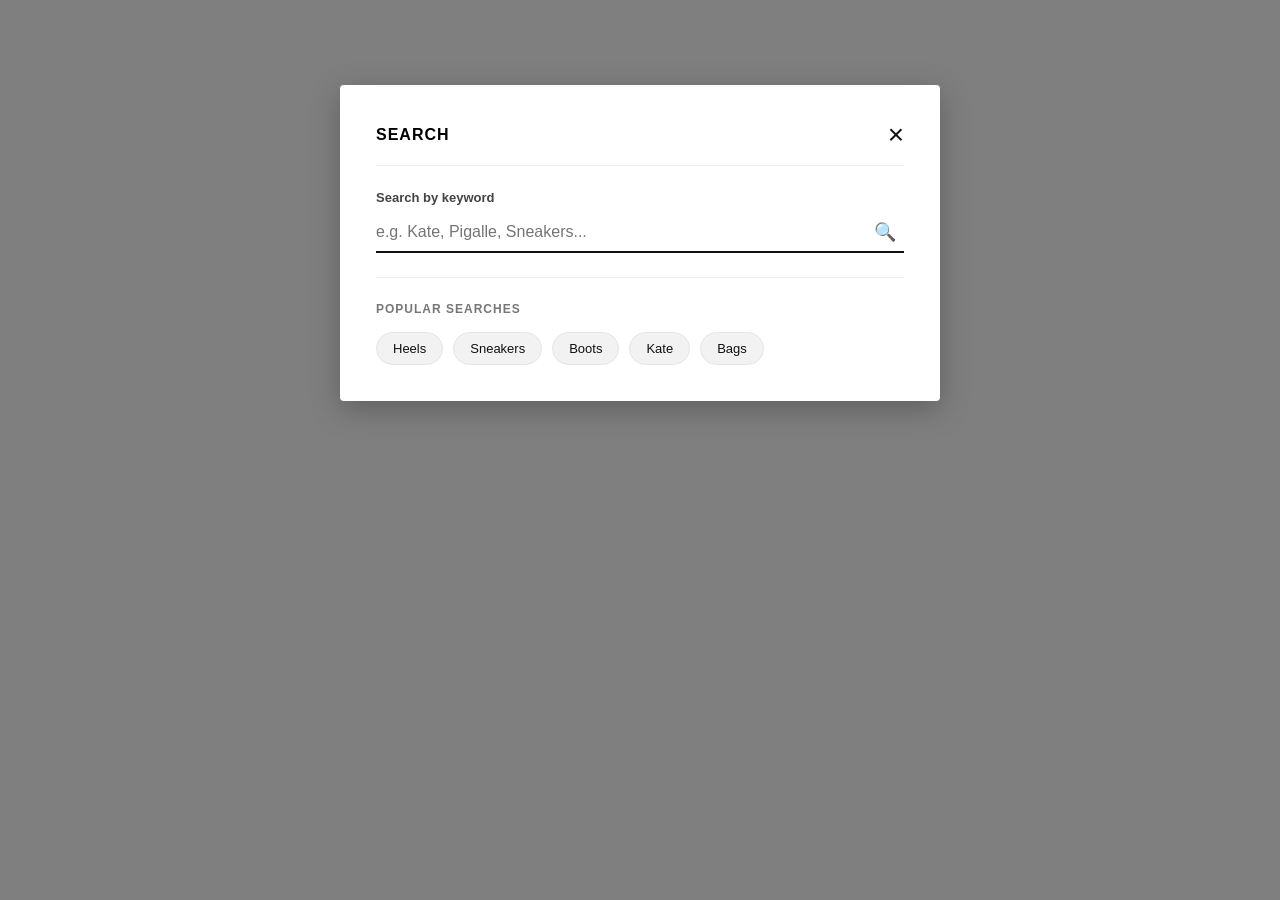
<file: search.html>
<!DOCTYPE html>
<html lang="en">
<head>
    <meta charset="UTF-8">
    <meta name="viewport" content="width=device-width, initial-scale=1.0">
    <title>Search - Christian Louboutin</title>
    <link rel="icon" href="images/louboutin(L).png">
    <style>
        * {
            box-sizing: border-box;
            margin: 0;
            padding: 0;
            font-family: -apple-system, BlinkMacSystemFont, "Segoe UI", Roboto, Helvetica, Arial, sans-serif;
        }

        body {
            background-color: rgba(0, 0, 0, 0.5);
            min-height: 100vh;
            display: flex;
            justify-content: center;
            align-items: flex-start;
            padding: clamp(16px, 4vw, 40px);
            cursor: pointer; /* Hints to user that clicking outside closes the overlay */
        }

        a {
            color: inherit;
            text-decoration: none;
        }

        .search-popup {
            background-color: #ffffff;
            width: 100%;
            max-width: 600px;
            padding: clamp(20px, 4vw, 36px);
            border-radius: 4px;
            box-shadow: 0 8px 30px rgba(0, 0, 0, 0.25);
            margin-top: clamp(20px, 5vh, 60px);
            cursor: default; /* Stops cursor pointer inheritance inside modal */
            animation: fadeInDown 0.25s ease-out;
        }

        @keyframes fadeInDown {
            from {
                opacity: 0;
                transform: translateY(-15px);
            }
            to {
                opacity: 1;
                transform: translateY(0);
            }
        }

        .header {
            display: flex;
            justify-content: space-between;
            align-items: center;
            margin-bottom: 16px;
        }

        .header h2 {
            font-size: 16px;
            font-weight: 700;
            letter-spacing: 1px;
            text-transform: uppercase;
        }

        .close-btn {
            background: none;
            border: none;
            font-size: 28px;
            cursor: pointer;
            line-height: 1;
            color: #111;
            transition: opacity 0.2s;
        }

        .close-btn:hover {
            opacity: 0.6;
        }

        hr {
            border: none;
            border-top: 1px solid #eee;
            margin: 16px 0 24px;
        }

        .search-box {
            position: relative;
            margin-bottom: 24px;
        }

        .search-box label {
            display: block;
            font-size: 13px;
            font-weight: 600;
            margin-bottom: 8px;
            color: #444;
        }

        .input-group {
            display: flex;
            align-items: center;
            border-bottom: 2px solid #111;
        }

        .search-input {
            flex: 1;
            border: none;
            padding: 10px 0;
            font-size: 16px;
            outline: none;
            background: transparent;
        }

        .search-btn {
            background: none;
            border: none;
            font-size: 18px;
            cursor: pointer;
            padding: 8px;
            color: #111;
        }

        .popular-searches {
            display: flex;
            flex-wrap: wrap;
            gap: 10px;
            align-items: center;
        }

        .popular-title {
            width: 100%;
            font-size: 12px;
            font-weight: 700;
            letter-spacing: 1px;
            text-transform: uppercase;
            color: #777;
            margin-bottom: 6px;
        }

        .chip-btn {
            background-color: #f2f2f2;
            border: 1px solid #e5e5e5;
            padding: 8px 16px;
            font-size: 13px;
            border-radius: 20px;
            cursor: pointer;
            transition: all 0.2s ease;
            color: #111;
        }

        .chip-btn:hover {
            background-color: #000;
            color: #fff;
            border-color: #000;
        }
    </style>
</head>
<body>

<div class="search-popup" id="searchPopup">

    <!-- Header -->
    <div class="header">
        <h2>SEARCH</h2>
        <a href="index.html" class="close-btn" aria-label="Close search">&times;</a>
    </div>

    <hr>

    <!-- Search Box -->
    <div class="search-box">
        <label for="search">Search by keyword</label>
        <div class="input-group">
            <input type="text" id="search" name="search" class="search-input" placeholder="e.g. Kate, Pigalle, Sneakers..." autofocus>
            <button type="button" class="search-btn" aria-label="Search">&#128269;</button>
        </div>
    </div>

    <hr>

    <!-- Popular Searches -->
    <div class="popular-searches">
        <div class="popular-title">Popular Searches</div>
        <button type="button" class="chip-btn">Heels</button>
        <button type="button" class="chip-btn">Sneakers</button>
        <button type="button" class="chip-btn">Boots</button>
        <button type="button" class="chip-btn">Kate</button>
        <button type="button" class="chip-btn">Bags</button>
    </div>

</div>

<script>
    document.addEventListener('DOMContentLoaded', function () {
        const searchInput = document.getElementById('search');
        const searchPopup = document.getElementById('searchPopup');
        const chipButtons = document.querySelectorAll('.chip-btn');

        // Focus search input on load
        if (searchInput) searchInput.focus();

        // Populate search input when clicking on popular search chips
        chipButtons.forEach(button => {
            button.addEventListener('click', function () {
                searchInput.value = this.textContent.trim();
                searchInput.focus();
            });
        });

        // Redirect back to main page function
        function closeOverlay() {
            window.location.href = 'index.html';
        }

        // Close on backdrop (outside modal panel) click
        document.body.addEventListener('click', function (e) {
            if (!searchPopup.contains(e.target)) {
                closeOverlay();
            }
        });

        // Close when pressing the Escape key
        document.addEventListener('keydown', function (e) {
            if (e.key === 'Escape') {
                closeOverlay();
            }
        });
    });
</script>

</body>
</html>
</file>
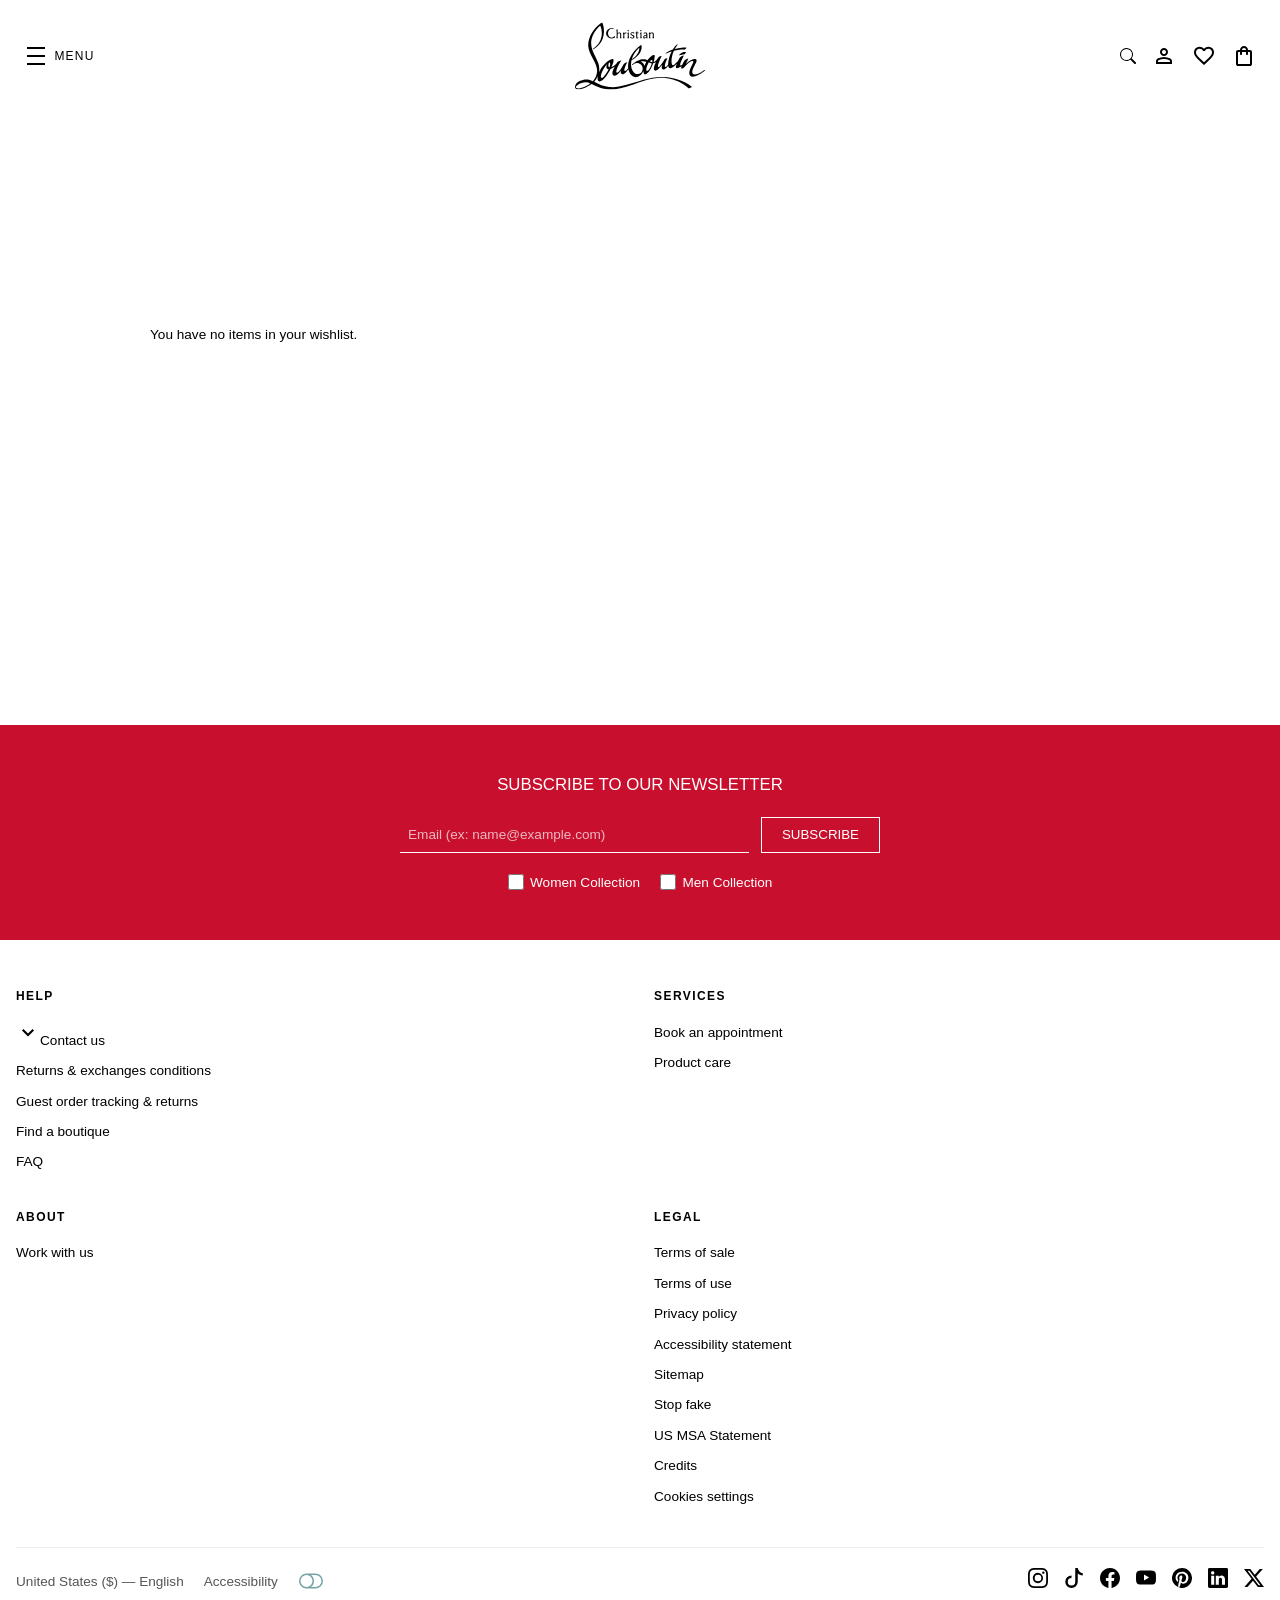
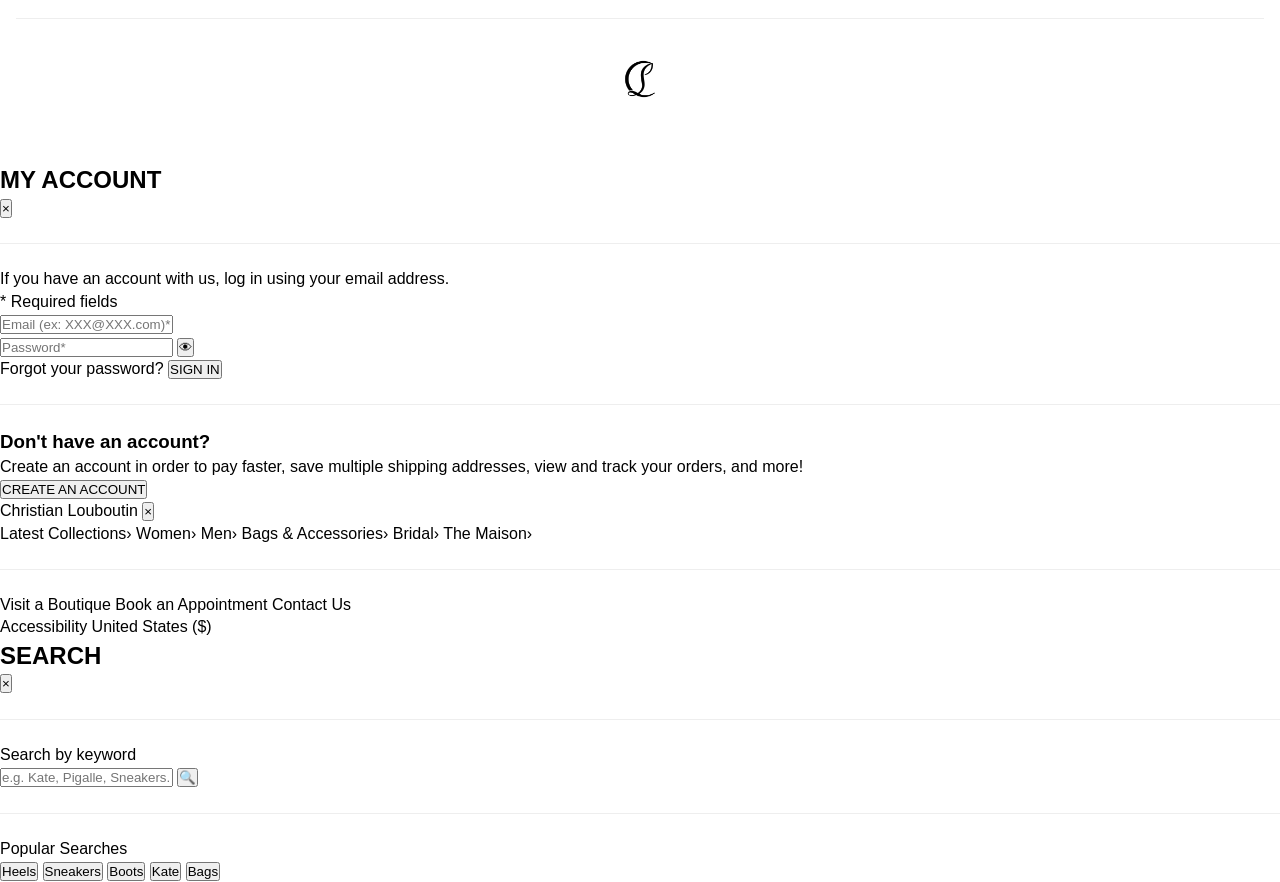
<file: wishlist.html>
<!DOCTYPE html>
<html lang="en">
<head>
  <meta charset="UTF-8">
  <meta name="viewport" content="width=device-width, initial-scale=1.0">
  <title>Christian Louboutin - My Wishlist</title>
  <link rel="icon" href="images/louboutin(L).png">
  <!-- FontAwesome for icons -->
  <link rel="stylesheet" href="https://cdnjs.cloudflare.com/ajax/libs/font-awesome/6.4.0/css/all.min.css">
  <link rel="stylesheet" href="wishlist.css">
  <!-- <link rel="stylesheet" href="cart.css">
  <link rel="stylesheet" href="search.css"> -->

</head>
<body>

        <div class="section1">
            <div class="nav">
                <div class="nav-left">
                    <span id="menu"><a href="menu.html"><svg xmlns="http://www.w3.org/2000/svg" height="24px"viewBox="0 -960 960 960" width="24px" fill="currentColor"><path d="M120-120v-80h720v80H120Zm0-320v-80h720v80H120Zm0-320v-80h720v80H120Z" /></svg><!--<i class="bi bi-list"></i>--><span class="nav-text">MENU</span></a></span>
                </div>
                <span id="louboutinLogo"><a href="index.html"><img src="images/logo.svg" alt="Louboutin-logo" loading="lazy"></a></span>
                <div class="nav-right">
                    <span id="searchbar"><a href="search.html" aria-label="Search"><svg xmlns="http://www.w3.org/2000/svg" width="16" height="16" fill="currentColor" class="bi bi-search" viewBox="0 0 16 16"><path d="M11.742 10.344a6.5 6.5 0 1 0-1.397 1.398h-.001q.044.06.098.115l3.85 3.85a1 1 0 0 0 1.415-1.414l-3.85-3.85a1 1 0 0 0-.115-.1zM12 6.5a5.5 5.5 0 1 1-11 0 5.5 5.5 0 0 1 11 0" /></svg></a></span>
                    <span id="login"><a href="login.html" aria-label="Account"><svg xmlns="http://www.w3.org/2000/svg" height="24px" viewBox="0 -960 960 960" width="24px" fill="currentColor"><path d="M367-527q-47-47-47-113t47-113q47-47 113-47t113 47q47 47 47 113t-47 113q-47 47-113 47t-113-47ZM160-160v-112q0-34 17.5-62.5T224-378q62-31 126-46.5T480-440q66 0 130 15.5T736-378q29 15 46.5 43.5T800-272v112H160Zm80-80h480v-32q0-11-5.5-20T700-306q-54-27-109-40.5T480-360q-56 0-111 13.5T260-306q-9 5-14.5 14t-5.5 20v32Zm296.5-343.5Q560-607 560-640t-23.5-56.5Q513-720 480-720t-56.5 23.5Q400-673 400-640t23.5 56.5Q447-560 480-560t56.5-23.5ZM480-640Zm0 400Z" /></svg></a></span>
                    <span id="wishlist"><a href="wishlist.html" aria-label="Wishlist"><svg xmlns="http://www.w3.org/2000/svg" height="24px" viewBox="0 -960 960 960" width="24px" fill="currentColor"><path d="m480-120-58-52q-101-91-167-157T150-447.5Q111-500 95.5-544T80-634q0-94 63-157t157-63q52 0 99 22t81 62q34-40 81-62t99-22q94 0 157 63t63 157q0 46-15.5 90T810-447.5Q771-395 705-329T538-172l-58 52Zm0-108q96-86 158-147.5t98-107q36-45.5 50-81t14-70.5q0-60-40-100t-100-40q-47 0-87 26.5T518-680h-76q-15-41-55-67.5T300-774q-60 0-100 40t-40 100q0 35 14 70.5t50 81q36 45.5 98 107T480-228Zm0-273Z" /></svg></a></span>
                    <span id="addToCart"><a href="cart.html" aria-label="Cart"><svg xmlns="http://www.w3.org/2000/svg" height="24px" viewBox="0 -960 960 960" width="24px" fill="currentColor"><path d="M240-80q-33 0-56.5-23.5T160-160v-480q0-33 23.5-56.5T240-720h80q0-66 47-113t113-47q66 0 113 47t47 113h80q33 0 56.5 23.5T800-640v480q0 33-23.5 56.5T720-80H240Zm0-80h480v-480h-80v80q0 17-11.5 28.5T600-520q-17 0-28.5-11.5T560-560v-80H400v80q0 17-11.5 28.5T360-520q-17 0-28.5-11.5T320-560v-80h-80v480Zm160-560h160q0-33-23.5-56.5T480-800q-33 0-56.5 23.5T400-720ZM240-160v-480 480Z" /></svg></a></span>
               </div>
            </div>

  <!-- Wishlist Title Section -->
  <section class="wishlist-header">
    <h1>My wishlist</h1>
  </section>

  <!-- Wishlist Content Area -->
  <section class="wishlist-content">
    <p>You have no items in your wishlist.</p>
  </section>

        <!---------------------------------------------------->
        <div class="newsletter" id="section6">
            <h4>SUBSCRIBE TO OUR NEWSLETTER</h4>
            <form action="#" method="post">
                <div class="email-btn">
                    <input class="email-input" type="email" placeholder="Email (ex: name@example.com)" required>
                    <button type="submit" class="btnSubscribe">SUBSCRIBE</button>
                </div>
                <div class="check-box">
                    <label class="Collsubs">
                        <input type="checkbox" id="WomenColl" name="checkBox" value="WomenColl">
                        Women Collection
                    </label>
                    <label class="Collsubs">
                        <input type="checkbox" id="MenColl" name="checkBox" value="MenColl">
                        Men Collection
                    </label>
                </div>
            </form>
        </div>
        <!--------------------------------------------------------------->
        <div class="listdetails" id="section7">
            <div class="lists">
                <div class="footer-columns">
                    <div class="footer-col">
                        <h4>Help</h4>
                        <ul>
                            <li><a href="contactUs.html"><svg xmlns="http://www.w3.org/2000/svg" height="24px" viewBox="0 -960 960 960" width="24px" fill="#000000"><path d="M480-344 240-584l56-56 184 184 184-184 56 56-240 240Z"/></svg>Contact us</a></li>
                            <li><a href="#">Returns &amp; exchanges conditions</a></li>
                            <li><a href="#">Guest order tracking &amp; returns</a></li>
                            <li><a href="#">Find a boutique</a></li>
                            <li><a href="#">FAQ</a></li>
                        </ul>
                    </div>

                    <div class="footer-col">
                        <h4>Services</h4>
                        <ul>
                            <li><a href="#">Book an appointment</a></li>
                            <li><a href="#">Product care</a></li>
                        </ul>
                    </div>

                    <div class="footer-col">
                        <h4>About</h4>
                        <ul>
                            <li><a href="#">Work with us</a></li>
                        </ul>
                    </div>

                    <div class="footer-col">
                        <h4>Legal</h4>
                        <ul>
                            <li><a href="#">Terms of sale</a></li>
                            <li><a href="#">Terms of use</a></li>
                            <li><a href="#">Privacy policy</a></li>
                            <li><a href="#">Accessibility statement</a></li>
                            <li><a href="#">Sitemap</a></li>
                            <li><a href="#">Stop fake</a></li>
                            <li><a href="#">US MSA Statement</a></li>
                            <li><a href="#">Credits</a></li>
                            <li><a href="#">Cookies settings</a></li>
                        </ul>
                    </div>
                </div>
                <div class="footer-logos">
                    <div class="united-acessibility">
                        <div>United States ($) — English</div>
                        <div class="accessibility">
                            <div class="accesibility-text"><span>Accessibility</span></div>
                            <div class="accessibility-toggel">
                                <a href="#" aria-label="Toggle Accessibility"><svg xmlns="http://www.w3.org/2000/svg" width="50" height="20" fill="currentColor" class="bi-toggle-off" viewBox="0 0 16 16"><path d="M11 4a4 4 0 0 1 0 8H8a5 5 0 0 0 2-4 5 5 0 0 0-2-4zm-6 8a4 4 0 1 1 0-8 4 4 0 0 1 0 8M0 8a5 5 0 0 0 5 5h6a5 5 0 0 0 0-10H5a5 5 0 0 0-5 5" /></svg></a>
                            </div>
                        </div>
                    </div>
                    <div class="social-links">
                        <span id="insta" class="separate-logos"><a href="#"><svg xmlns="http://www.w3.org/2000/svg" width="20" height="20" fill="#000" class="bi bi-instagram" viewBox="0 0 16 16"><path d="M8 0C5.829 0 5.556.01 4.703.048 3.85.088 3.269.222 2.76.42a3.9 3.9 0 0 0-1.417.923A3.9 3.9 0 0 0 .42 2.76C.222 3.268.087 3.85.048 4.7.01 5.555 0 5.827 0 8.001c0 2.172.01 2.444.048 3.297.04.852.174 1.433.372 1.942.205.526.478.972.923 1.417.444.445.89.719 1.416.923.51.198 1.09.333 1.942.372C5.555 15.99 5.827 16 8 16s2.444-.01 3.298-.048c.851-.04 1.434-.174 1.943-.372a3.9 3.9 0 0 0 1.416-.923c.445-.445.718-.891.923-1.417.197-.509.332-1.09.372-1.942C15.99 10.445 16 10.173 16 8s-.01-2.445-.048-3.299c-.04-.851-.175-1.433-.372-1.941a3.9 3.9 0 0 0-.923-1.417A3.9 3.9 0 0 0 13.24.42c-.51-.198-1.092-.333-1.943-.372C10.443.01 10.172 0 7.998 0zm-.717 1.442h.718c2.136 0 2.389.007 3.232.046.78.035 1.204.166 1.486.275.373.145.64.319.92.599s.453.546.598.92c.11.281.24.705.275 1.485.039.843.047 1.096.047 3.231s-.008 2.389-.047 3.232c-.035.78-.166 1.203-.275 1.485a2.5 2.5 0 0 1-.599.919c-.28.28-.546.453-.92.598-.28.11-.704.24-1.485.276-.843.038-1.096.047-3.232.047s-2.39-.009-3.233-.047c-.78-.036-1.203-.166-1.485-.276a2.5 2.5 0 0 1-.92-.598 2.5 2.5 0 0 1-.6-.92c-.109-.281-.24-.705-.275-1.485-.038-.843-.046-1.096-.046-3.233s.008-2.388.046-3.231c.036-.78.166-1.204.276-1.486.145-.373.319-.64.599-.92s.546-.453.92-.598c.282-.11.705-.24 1.485-.276.738-.034 1.024-.044 2.515-.045zm4.988 1.328a.96.96 0 1 0 0 1.92.96.96 0 0 0 0-1.92m-4.27 1.122a4.109 4.109 0 1 0 0 8.217 4.109 4.109 0 0 0 0-8.217m0 1.441a2.667 2.667 0 1 1 0 5.334 2.667 2.667 0 0 1 0-5.334" /></svg></a></span>
                        <span id="tiktok" class="separate-logos"><a href="#"><svg xmlns="http://www.w3.org/2000/svg" width="20" height="20" fill="#000" class="bi bi-tiktok" viewBox="0 0 16 16"><path d="M9 0h1.98c.144.715.54 1.617 1.235 2.512C12.895 3.389 13.797 4 15 4v2c-1.753 0-3.07-.814-4-1.829V11a5 5 0 1 1-5-5v2a3 3 0 1 0 3 3z" /></svg></a></span>
                        <span id="facebook" class="separate-logos"><a href="#"><svg xmlns="http://www.w3.org/2000/svg" width="20" height="20" fill="#000" class="bi bi-facebook" viewBox="0 0 16 16"><path d="M16 8.049c0-4.446-3.582-8.05-8-8.05C3.58 0-.002 3.603-.002 8.05c0 4.017 2.926 7.347 6.75 7.951v-5.625h-2.03V8.05H6.75V6.275c0-2.017 1.195-3.131 3.022-3.131.876 0 1.791.157 1.791.157v1.98h-1.009c-.993 0-1.303.621-1.303 1.258v1.51h2.218l-.354 2.326H9.25V16c3.824-.604 6.75-3.934 6.75-7.951" /></svg></a></span>
                        <span id="youtube" class="separate-logos"><a href="#"><svg xmlns="http://www.w3.org/2000/svg" width="20" height="20" fill="#000" class="bi bi-youtube" viewBox="0 0 16 16"><path d="M8.051 1.999h.089c.822.003 4.987.033 6.11.335a2.01 2.01 0 0 1 1.415 1.42c.101.38.172.883.22 1.402l.01.104.022.26.008.104c.065.914.073 1.77.074 1.957v.075c-.001.194-.01 1.108-.082 2.06l-.008.105-.009.104c-.05.572-.124 1.14-.235 1.558a2.01 2.01 0 0 1-1.415 1.42c-1.16.312-5.569.334-6.18.335h-.142c-.309 0-1.587-.006-2.927-.052l-.17-.006-.087-.004-.171-.007-.171-.007c-1.11-.049-2.167-.128-2.654-.26a2.01 2.01 0 0 1-1.415-1.419c-.111-.417-.185-.986-.235-1.558L.09 9.82l-.008-.104A31 31 0 0 1 0 7.68v-.123c.002-.215.01-.958.064-1.778l.007-.103.003-.052.008-.104.022-.26.01-.104c.048-.519.119-1.023.22-1.402a2.01 2.01 0 0 1 1.415-1.42c.487-.13 1.544-.21 2.654-.26l.17-.007.172-.006.086-.003.171-.007A100 100 0 0 1 7.858 2zM6.4 5.209v4.818l4.157-2.408z" /></svg></a></span>
                        <span id="pinterest" class="separate-logos"><a href="#"><svg xmlns="http://www.w3.org/2000/svg" width="20" height="20" fill="#000" class="bi bi-pinterest" viewBox="0 0 16 16"><path d="M8 0a8 8 0 0 0-2.915 15.452c-.07-.633-.134-1.606.027-2.297.146-.625.938-3.977.938-3.977s-.239-.479-.239-1.187c0-1.113.645-1.943 1.448-1.943.682 0 1.012.512 1.012 1.127 0 .686-.437 1.712-.663 2.663-.188.796.4 1.446 1.185 1.446 1.422 0 2.515-1.5 2.515-3.664 0-1.915-1.377-3.254-3.342-3.254-2.276 0-3.612 1.707-3.612 3.471 0 .688.265 1.425.595 1.826a.24.24 0 0 1 .056.23c-.061.252-.196.796-.222.907-.035.146-.116.177-.268.107-1-.465-1.624-1.926-1.624-3.1 0-2.523 1.834-4.84 5.286-4.84 2.775 0 4.932 1.977 4.932 4.62 0 2.757-1.739 4.976-4.151 4.976-.811 0-1.573-.421-1.834-.919l-.498 1.902c-.181.695-.669 1.566-.995 2.097A8 8 0 1 0 8 0" /></svg></a></span>
                        <span id="linkedin" class="separate-logos"><a href="#"><svg xmlns="http://www.w3.org/2000/svg" width="20" height="20" fill="#000" class="bi bi-linkedin" viewBox="0 0 16 16"><path d="M0 1.146C0 .513.526 0 1.175 0h13.65C15.474 0 16 .513 16 1.146v13.708c0 .633-.526 1.146-1.175 1.146H1.175C.526 16 0 15.487 0 14.854zm4.943 12.248V6.169H2.542v7.225zm-1.2-8.212c.837 0 1.358-.554 1.358-1.248-.015-.709-.52-1.248-1.342-1.248S2.4 3.226 2.4 3.934c0 .694.521 1.248 1.327 1.248zm4.908 8.212V9.359c0-.216.016-.432.08-.586.173-.431.568-.878 1.232-.878.869 0 1.216.662 1.216 1.634v3.865h2.401V9.25c0-2.22-1.184-3.252-2.764-3.252-1.274 0-1.845.7-2.165 1.193v.025h-.016l.016-.025V6.169h-2.4c.03.678 0 7.225 0 7.225z" /></svg></a></span>
                        <span id="twitter" class="separate-logos"><a href="#"><svg xmlns="http://www.w3.org/2000/svg" width="20" height="20" fill="#000" class="bi bi-twitter-x" viewBox="0 0 16 16"><path d="M12.6.75h2.454l-5.36 6.142L16 15.25h-4.937l-3.867-5.07-4.425 5.07H.316l5.733-6.57L0 .75h5.063l3.495 4.633L12.601.75Zm-.86 13.028h1.36L4.323 2.145H2.865z" /></svg></a></span>
                    </div>
                </div>
            </div>
            <hr>
            <div class="footer">
                <a href="#"><img src="images/louboutin(L).png" width="50px" height="50px" loading="lazy"></a>
            </div>
        </div>
  </div>
    <script src="main.js"></script>

</body>
</html>
</file>
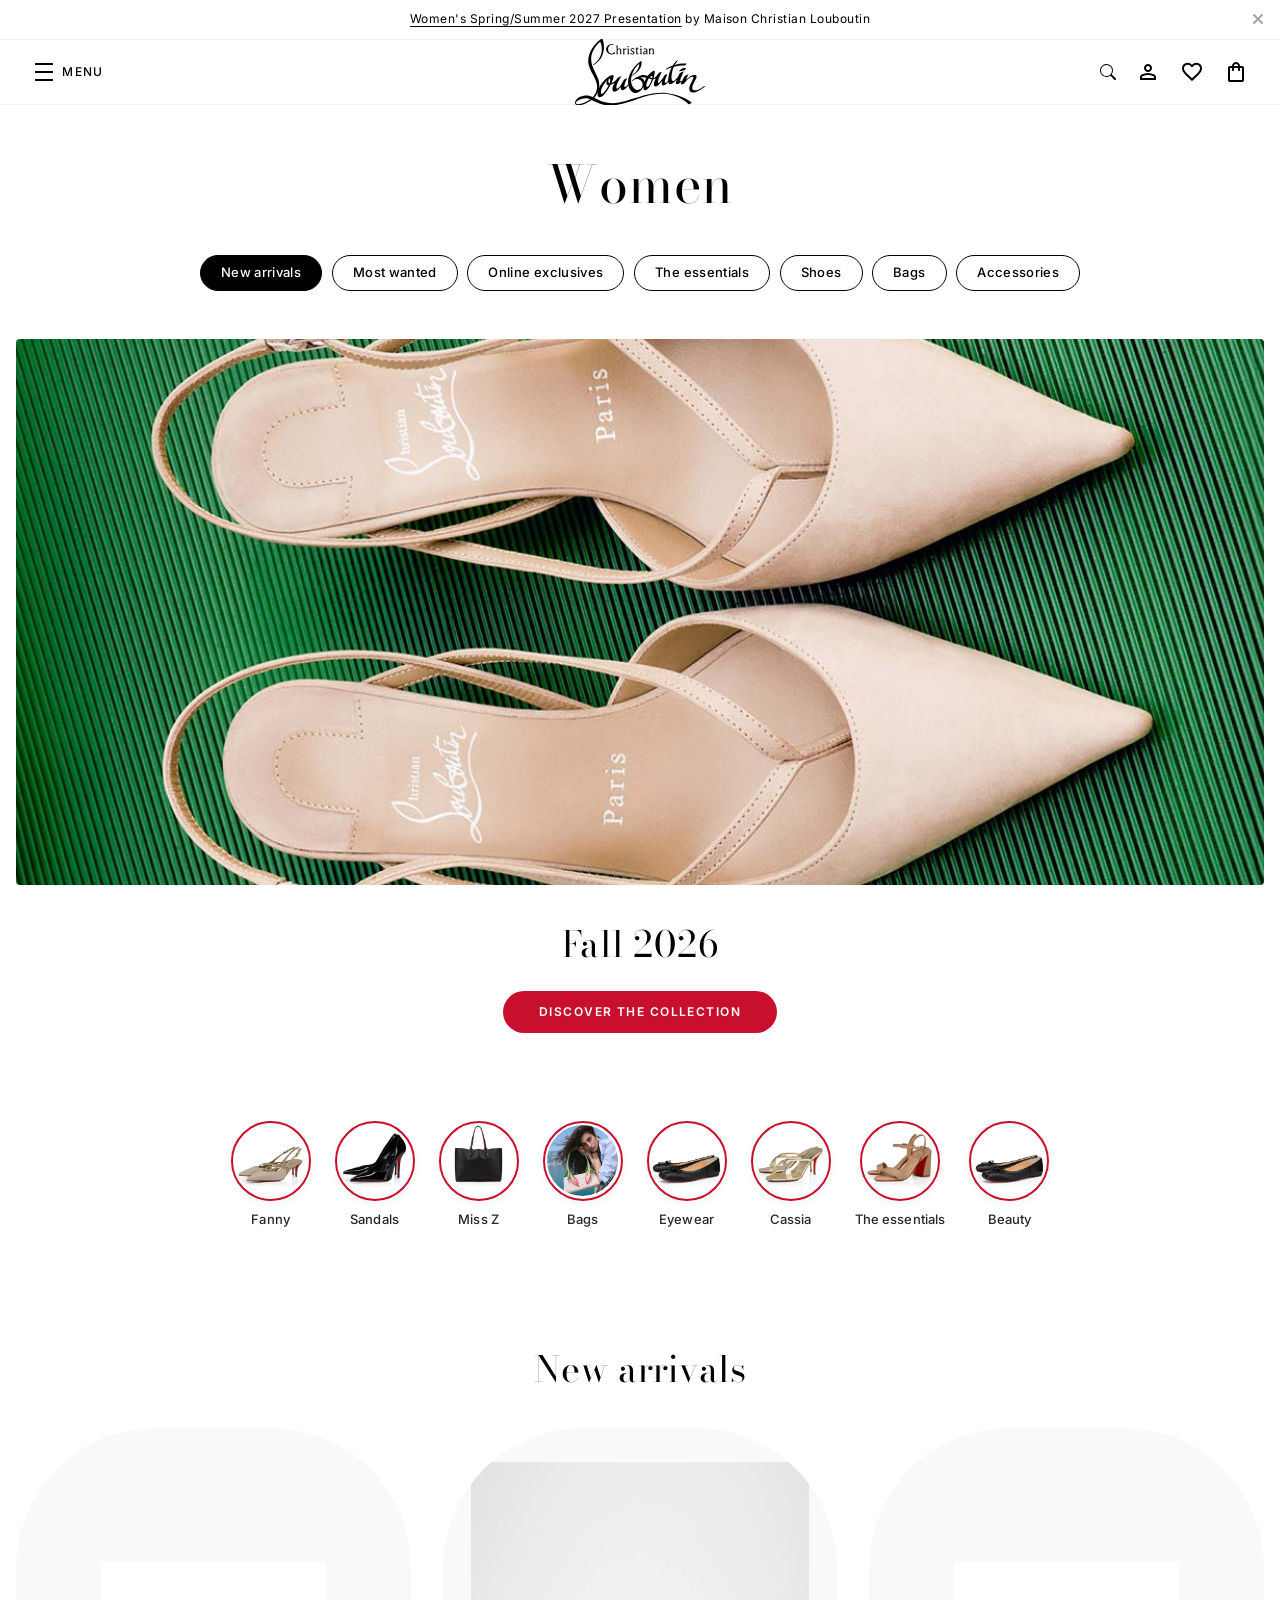
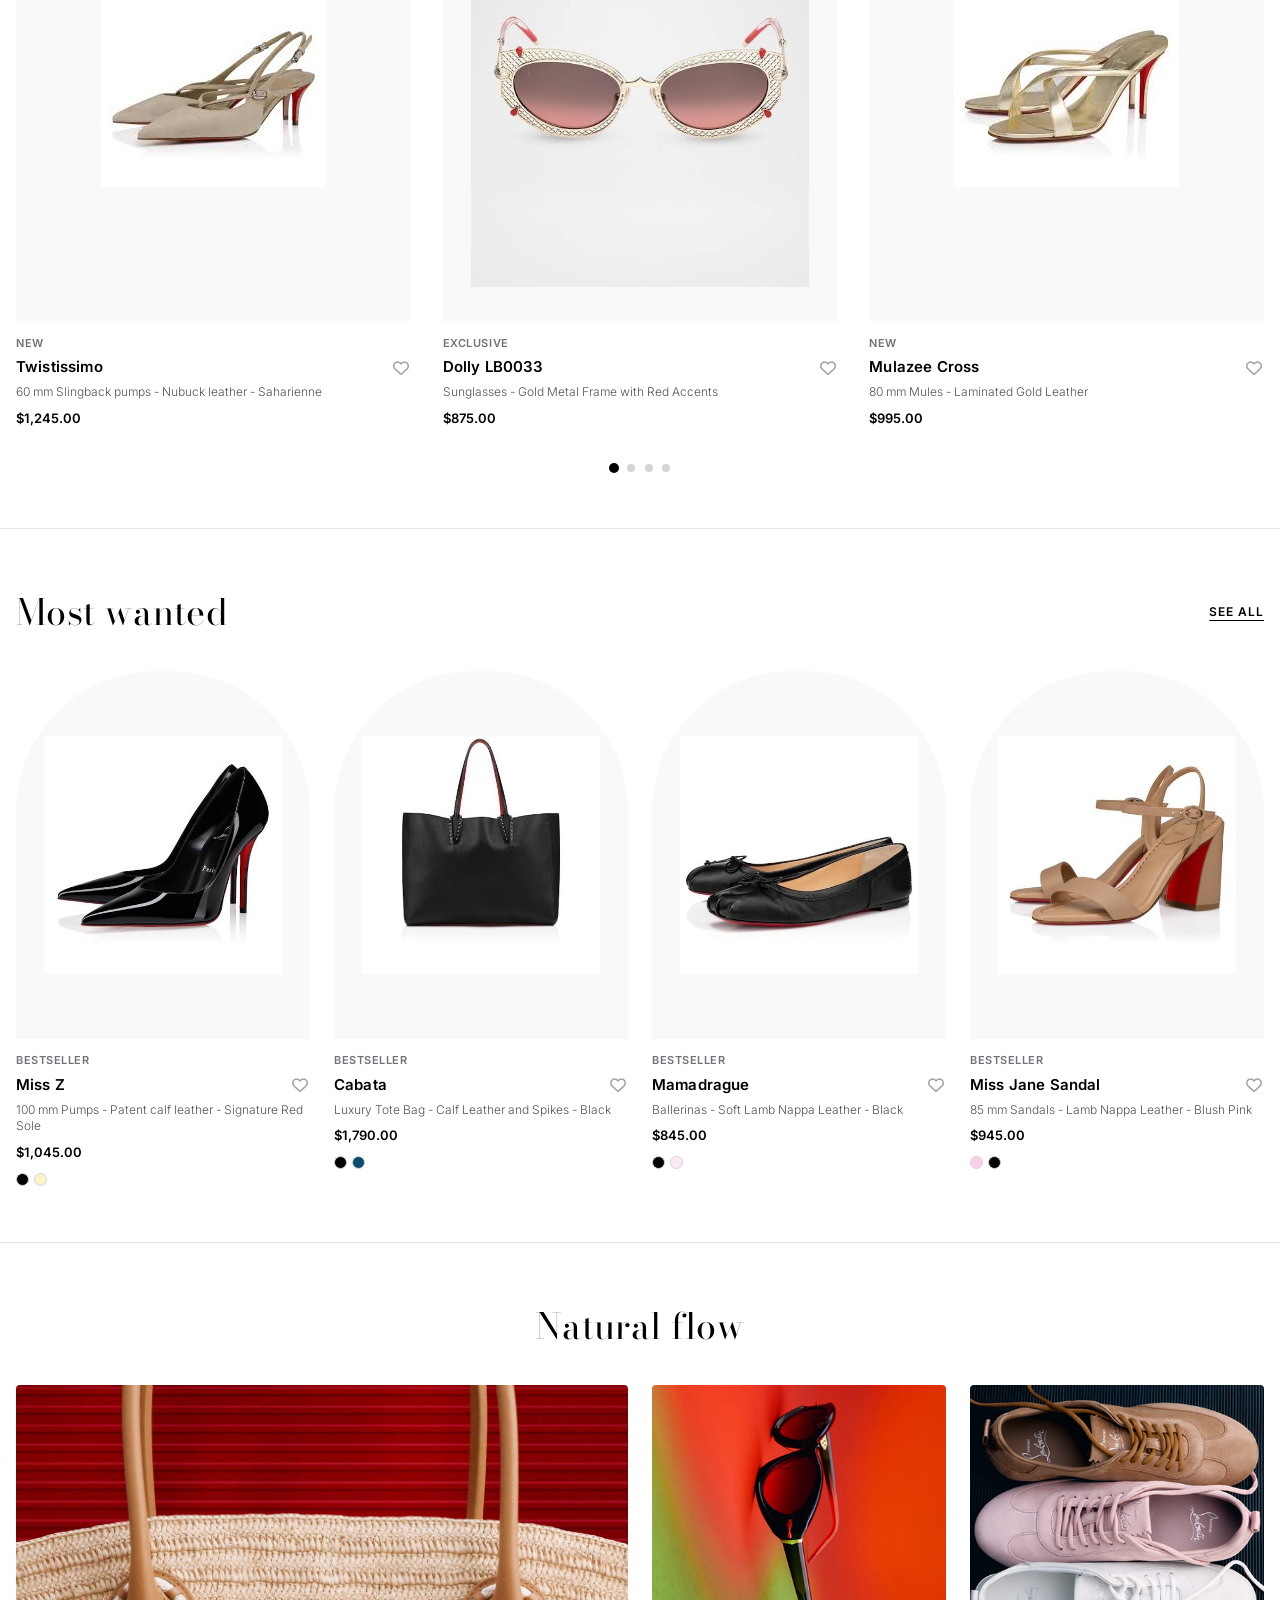
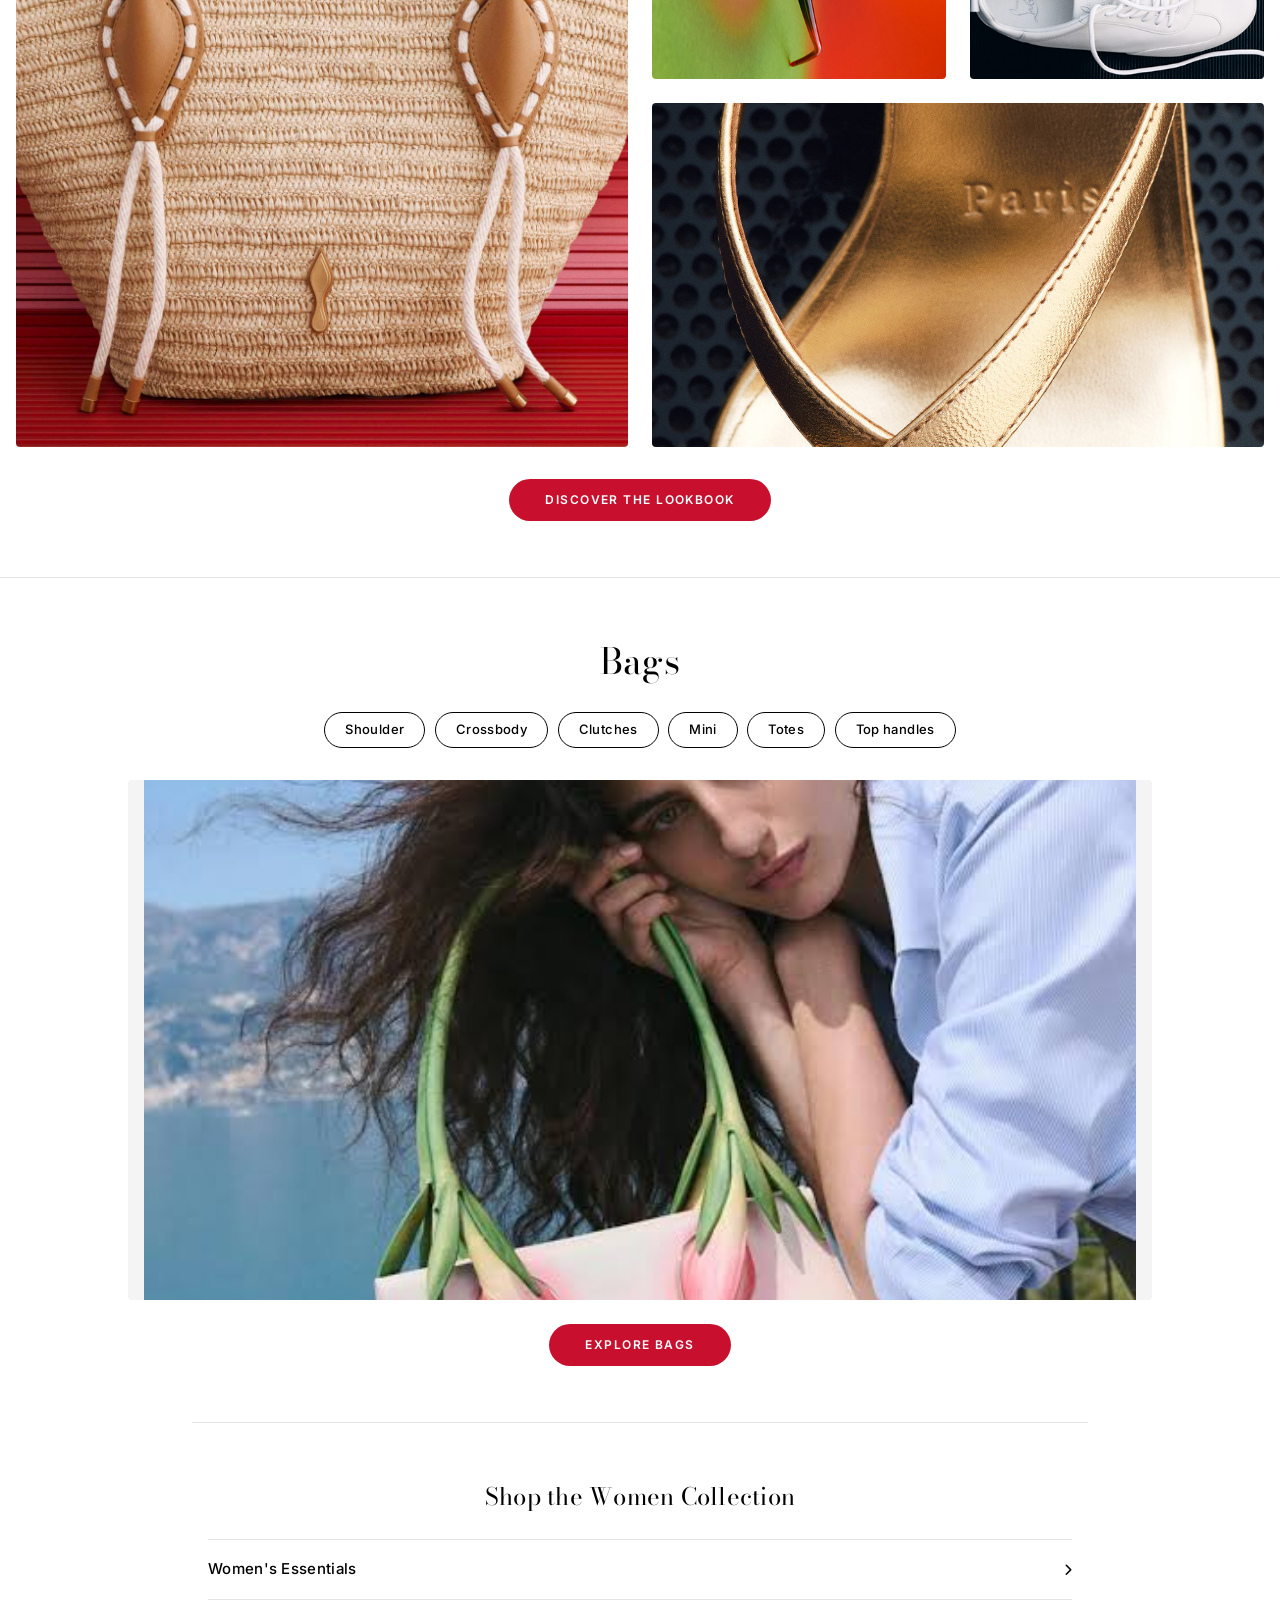
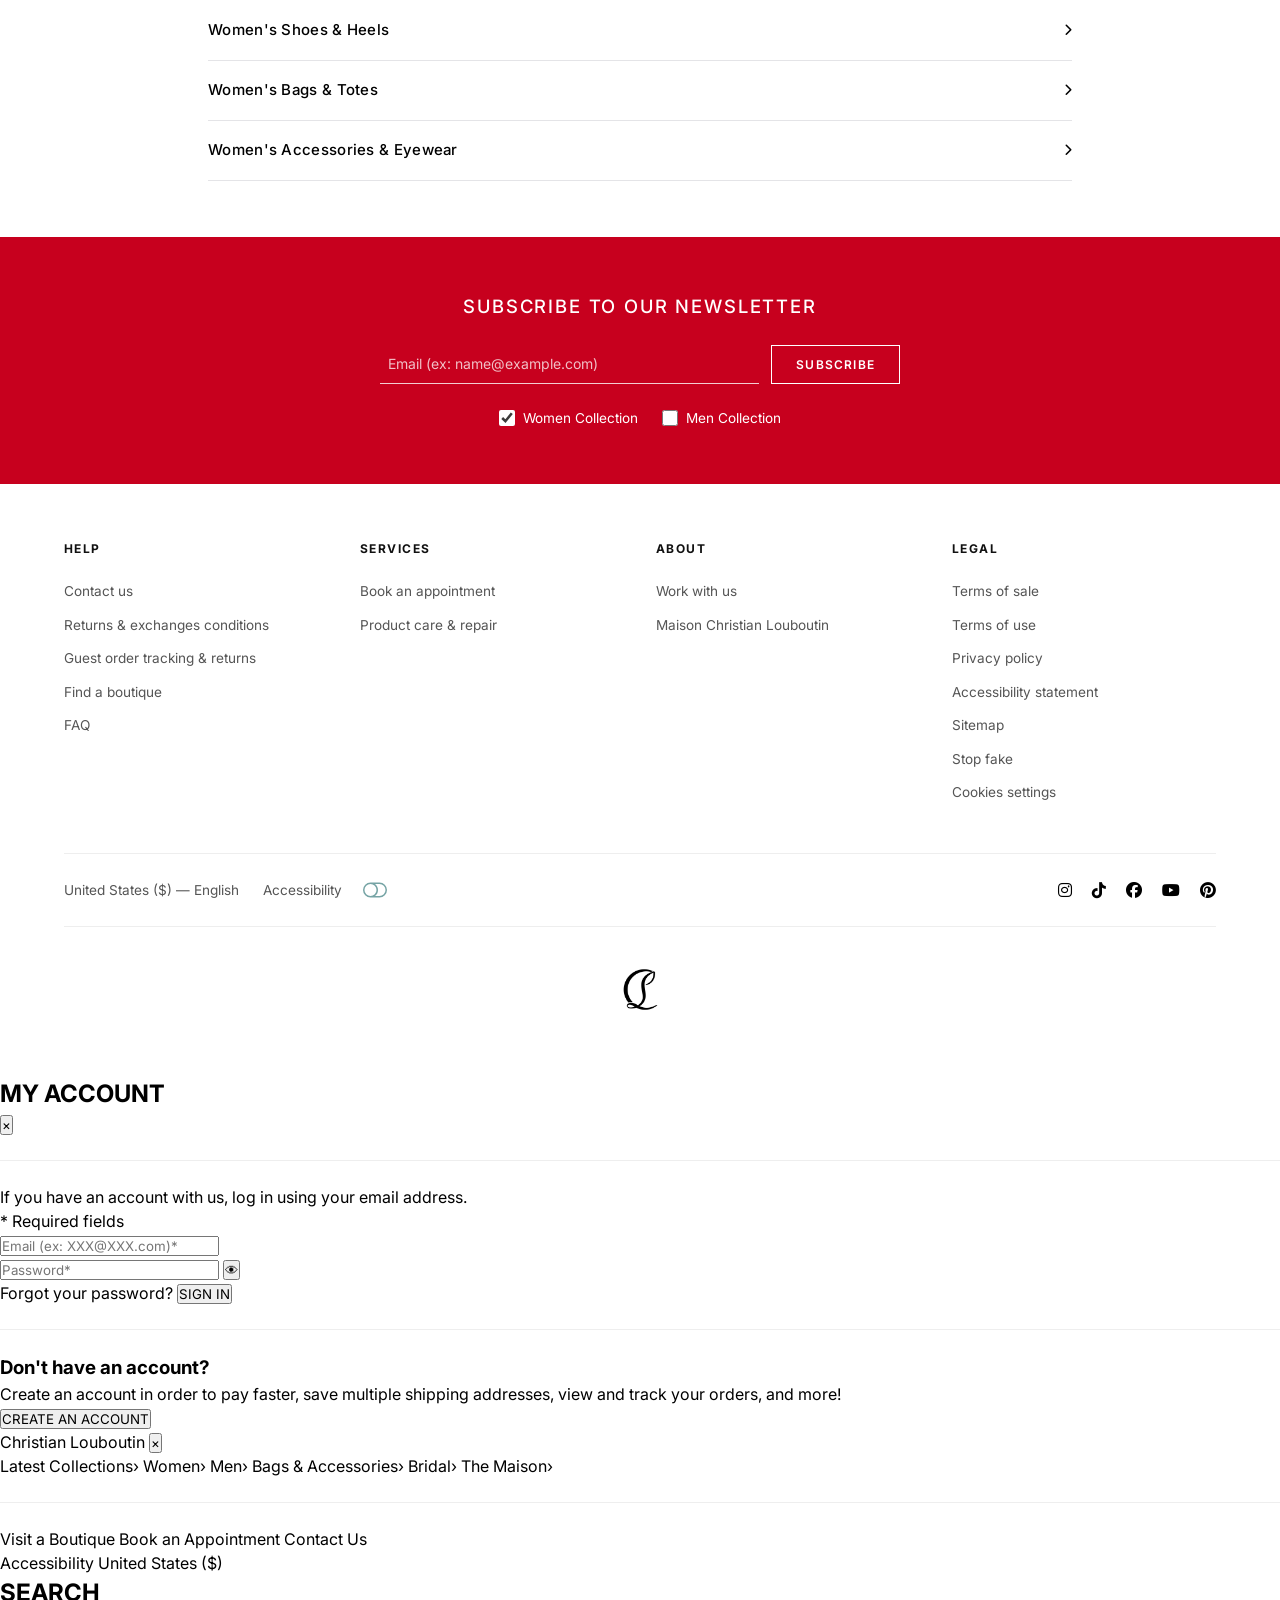
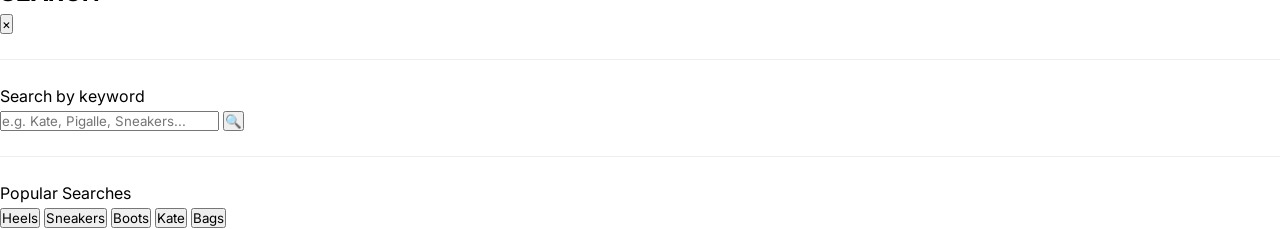
<file: women-collection.html>
<!DOCTYPE html>
<html lang="en">
<head>
    <meta charset="UTF-8">
    <meta name="viewport" content="width=device-width, initial-scale=1.0">
    <title>Women's Luxury Collection - Christian Louboutin</title>
    <link rel="icon" href="images/louboutin(L).png">

    <!-- Font Awesome Icons -->
    <link rel="stylesheet" href="https://cdnjs.cloudflare.com/ajax/libs/font-awesome/6.4.0/css/all.min.css">
    <!-- Google Fonts -->
    <link rel="preconnect" href="https://fonts.googleapis.com">
    <link rel="preconnect" href="https://fonts.gstatic.com" crossorigin>
    <link href="https://fonts.googleapis.com/css2?family=Bodoni+Moda:ital,opsz,wght@0,6..96,400;0,6..96,500;1,6..96,400&family=Inter:wght@300;400;500;600;700&display=swap" rel="stylesheet">
    <link href="women-collection.css" rel="stylesheet">
</head>
<body>

    <!-- Top Announcement Bar -->
    <div class="byJadenMsg" id="JadenMsg">
        <h4><span class="Jadenline">Women's Spring/Summer 2027 Presentation</span> by Maison Christian Louboutin</h4>
        <button class="close-btn" aria-label="Close notification" onclick="document.getElementById('JadenMsg').style.display='none'">
            <i class="fa-solid fa-xmark"></i>
        </button>
    </div>

    <!-- Navigation Header -->
    <div class="section1">
        <div class="nav">
            <div class="nav-left">
                <span id="menu"><a href="menu.html"><svg xmlns="http://www.w3.org/2000/svg" height="24px" viewBox="0 -960 960 960" width="24px" fill="currentColor"><path d="M120-120v-80h720v80H120Zm0-320v-80h720v80H120Zm0-320v-80h720v80H120Z" /></svg><span class="nav-text">MENU</span></a></span>
            </div>
            <span id="louboutinLogo"><a href="index.html"><img src="images/logo.svg" alt="Christian Louboutin Paris" loading="lazy"></a></span>
            <div class="nav-right">
                <span id="searchbar"><a href="search.html" aria-label="Search"><svg xmlns="http://www.w3.org/2000/svg" width="16" height="16" fill="currentColor" class="bi bi-search" viewBox="0 0 16 16"><path d="M11.742 10.344a6.5 6.5 0 1 0-1.397 1.398h-.001q.044.06.098.115l3.85 3.85a1 1 0 0 0 1.415-1.414l-3.85-3.85a1 1 0 0 0-.115-.1zM12 6.5a5.5 5.5 0 1 1-11 0 5.5 5.5 0 0 1 11 0" /></svg></a></span>
                <span id="login"><a href="login.html" aria-label="Account"><svg xmlns="http://www.w3.org/2000/svg" height="24px" viewBox="0 -960 960 960" width="24px" fill="currentColor"><path d="M367-527q-47-47-47-113t47-113q47-47 113-47t113 47q47 47 47 113t-47 113q-47 47-113 47t-113-47ZM160-160v-112q0-34 17.5-62.5T224-378q62-31 126-46.5T480-440q66 0 130 15.5T736-378q29 15 46.5 43.5T800-272v112H160Zm80-80h480v-32q0-11-5.5-20T700-306q-54-27-109-40.5T480-360q-56 0-111 13.5T260-306q-9 5-14.5 14t-5.5 20v32Zm296.5-343.5Q560-607 560-640t-23.5-56.5Q513-720 480-720t-56.5 23.5Q400-673 400-640t23.5 56.5Q447-560 480-560t56.5-23.5ZM480-640Zm0 400Z" /></svg></a></span>
                <span id="wishlist"><a href="wishlist.html" aria-label="Wishlist"><svg xmlns="http://www.w3.org/2000/svg" height="24px" viewBox="0 -960 960 960" width="24px" fill="currentColor"><path d="m480-120-58-52q-101-91-167-157T150-447.5Q111-500 95.5-544T80-634q0-94 63-157t157-63q52 0 99 22t81 62q34-40 81-62t99-22q94 0 157 63t63 157q0 46-15.5 90T810-447.5Q771-395 705-329T538-172l-58 52Zm0-108q96-86 158-147.5t98-107q36-45.5 50-81t14-70.5q0-60-40-100t-100-40q-47 0-87 26.5T518-680h-76q-15-41-55-67.5T300-774q-60 0-100 40t-40 100q0 35 14 70.5t50 81q36 45.5 98 107T480-228Zm0-273Z" /></svg></a></span>
                <span id="addToCart"><a href="cart.html" aria-label="Cart"><svg xmlns="http://www.w3.org/2000/svg" height="24px" viewBox="0 -960 960 960" width="24px" fill="currentColor"><path d="M240-80q-33 0-56.5-23.5T160-160v-480q0-33 23.5-56.5T240-720h80q0-66 47-113t113-47q66 0 113 47t47 113h80q33 0 56.5 23.5T800-640v480q0 33-23.5 56.5T720-80H240Zm0-80h480v-480h-80v80q0 17-11.5 28.5T600-520q-17 0-28.5-11.5T560-560v-80H400v80q0 17-11.5 28.5T360-520q-17 0-28.5-11.5T320-560v-80h-80v480Zm160-560h160q0-33-23.5-56.5T480-800q-33 0-56.5 23.5T400-720ZM240-160v-480 480Z" /></svg></a></span>
            </div>
        </div>
    </div>

    <!-- Main Title & Filter Pills -->
    <section class="max-w-6xl page-title-section">
        <h1 class="page-title">Women</h1>
        
        <!-- Filter Pills Bar -->
        <div class="filter-pills">
            <a href="#new-arrivals" class="pill-btn active">New arrivals</a>
            <a href="#most-wanted" class="pill-btn">Most wanted</a>
            <a href="#lookbook" class="pill-btn">Online exclusives</a>
            <a href="#bags" class="pill-btn">The essentials</a>
            <a href="#most-wanted" class="pill-btn">Shoes</a>
            <a href="#bags" class="pill-btn">Bags</a>
            <a href="#categories" class="pill-btn">Accessories</a>
        </div>
    </section>

    <!-- Hero Banner (Fall 2026 Collection) -->
    <section class="max-w-7xl hero-banner">
        <div class="banner-wrapper">
            <img src="images/women-col-shoe1.jpg" alt="Christian Louboutin Women's Fall 2026 Collection">
        </div>
        
        <div class="banner-content">
            <h2>Fall 2026</h2>
            <a href="#new-arrivals" class="btn-primary">DISCOVER THE COLLECTION</a>
        </div>
    </section>

    <!-- Circular Story Category Badges -->
    <section class="max-w-7xl stories-section">
        <div class="stories-container no-scrollbar">
            <!-- Story Items -->
            <a href="#new-arrivals" class="story-item">
                <div class="story-avatar">
                    <img src="images/women-newArrivals1.jpg" alt="Fanny Pumps">
                </div>
                <span class="story-label">Fanny</span>
            </a>

            <a href="#most-wanted" class="story-item">
                <div class="story-avatar">
                    <img src="images/women-col-mostWanted1.jpg" alt="Sandals">
                </div>
                <span class="story-label">Sandals</span>
            </a>

            <a href="#most-wanted" class="story-item">
                <div class="story-avatar">
                    <img src="images/women-col-mostWanted2.jpg" alt="Miss Z">
                </div>
                <span class="story-label">Miss Z</span>
            </a>

            <a href="#bags" class="story-item">
                <div class="story-avatar">
                    <img src="images/women-col-bagSection.jpg" alt="Bags Collection">
                </div>
                <span class="story-label">Bags</span>
            </a>

            <a href="#new-arrivals" class="story-item">
                <div class="story-avatar">
                    <img src="images/women-col-mostWanted3.jpg" alt="Eyewear">
                </div>
                <span class="story-label">Eyewear</span>
            </a>

            <a href="#new-arrivals" class="story-item">
                <div class="story-avatar">
                    <img src="images/women-newArrivals2.jpg" alt="Cassia Mules">
                </div>
                <span class="story-label">Cassia</span>
            </a>

            <a href="#most-wanted" class="story-item">
                <div class="story-avatar">
                    <img src="images/women-col-mostWanted4.jpg" alt="The Essentials">
                </div>
                <span class="story-label">The essentials</span>
            </a>

            <a href="#categories" class="story-item">
                <div class="story-avatar">
                    <img src="images/wome.jpg" alt="Louboutin Beauty">
                </div>
                <span class="story-label">Beauty</span>
            </a>
        </div>
    </section>

    <!-- New Arrivals Section -->
    <section class="max-w-7xl products-section" id="new-arrivals">
        <h2 class="section-title center">New arrivals</h2>

        <div>
            <div class="grid-3">
                <!-- Product Card 1 -->
                <div class="product-card">
                    <div class="card-image-bg arch-image">
                        <img src="images/women-newArrivals1.jpg" alt="Twistissimo 60 mm Slingback pumps">
                    </div>
                    <div class="card-details">
                        <span class="badge-text">New</span>
                        <div class="card-header-row">
                            <h3 class="product-title">Twistissimo</h3>
                            <button class="wishlist-btn" aria-label="Add to wishlist"><i class="fa-regular fa-heart"></i></button>
                        </div>
                        <p class="product-desc">60 mm Slingback pumps - Nubuck leather - Saharienne</p>
                        <div class="product-price">$1,245.00</div>
                    </div>
                </div>

                <!-- Product Card 2 -->
                <div class="product-card">
                    <div class="card-image-bg arch-image">
                        <img src="images/women-newArrivals3.jpg" alt="Dolly LB0033 Luxury Sunglasses">
                    </div>
                    <div class="card-details">
                        <span class="badge-text">Exclusive</span>
                        <div class="card-header-row">
                            <h3 class="product-title">Dolly LB0033</h3>
                            <button class="wishlist-btn" aria-label="Add to wishlist"><i class="fa-regular fa-heart"></i></button>
                        </div>
                        <p class="product-desc">Sunglasses - Gold Metal Frame with Red Accents</p>
                        <div class="product-price">$875.00</div>
                    </div>
                </div>

                <!-- Product Card 3 -->
                <div class="product-card">
                    <div class="card-image-bg arch-image">
                        <img src="images/women-newArrivals2.jpg" alt="Mulazee Cross 80 mm Mules">
                    </div>
                    <div class="card-details">
                        <span class="badge-text">New</span>
                        <div class="card-header-row">
                            <h3 class="product-title">Mulazee Cross</h3>
                            <button class="wishlist-btn" aria-label="Add to wishlist"><i class="fa-regular fa-heart"></i></button>
                        </div>
                        <p class="product-desc">80 mm Mules - Laminated Gold Leather</p>
                        <div class="product-price">$995.00</div>
                    </div>
                </div>
            </div>

            <!-- Carousel Pagination Dots -->
            <div class="pagination-dots">
                <span class="dot active"></span>
                <span class="dot"></span>
                <span class="dot"></span>
                <span class="dot"></span>
            </div>
        </div>
    </section>

    <!-- Most Wanted Section -->
    <section class="max-w-7xl products-section border-top" id="most-wanted">
        <div class="section-header">
            <h2 class="section-title">Most wanted</h2>
            <a href="#categories" class="see-all-link">SEE ALL</a>
        </div>

        <div class="grid-4">
            <!-- Card 1 -->
            <div class="product-card">
                <div class="card-image-bg arch-image">
                    <img src="images/women-col-mostWanted1.jpg" alt="Miss Z 100 mm Pumps">
                </div>
                <div class="card-details">
                    <span class="badge-text">Bestseller</span>
                    <div class="card-header-row">
                        <h3 class="product-title">Miss Z</h3>
                        <button class="wishlist-btn" aria-label="Add to wishlist"><i class="fa-regular fa-heart"></i></button>
                    </div>
                    <p class="product-desc">100 mm Pumps - Patent calf leather - Signature Red Sole</p>
                    <div class="product-price">$1,045.00</div>
                    <div class="color-swatches">
                        <span class="swatch swatch-black" title="Black"></span>
                        <span class="swatch swatch-nude" title="Nude"></span>
                    </div>
                </div>
            </div>

            <!-- Card 2 -->
            <div class="product-card">
                <div class="card-image-bg arch-image">
                    <img src="images/women-col-mostWanted2.jpg" alt="Cabata Tote Bag">
                </div>
                <div class="card-details">
                    <span class="badge-text">Bestseller</span>
                    <div class="card-header-row">
                        <h3 class="product-title">Cabata</h3>
                        <button class="wishlist-btn" aria-label="Add to wishlist"><i class="fa-regular fa-heart"></i></button>
                    </div>
                    <p class="product-desc">Luxury Tote Bag - Calf Leather and Spikes - Black</p>
                    <div class="product-price">$1,790.00</div>
                    <div class="color-swatches">
                        <span class="swatch swatch-black" title="Black"></span>
                        <span class="swatch swatch-navy" title="Navy"></span>
                    </div>
                </div>
            </div>

            <!-- Card 3 -->
            <div class="product-card">
                <div class="card-image-bg arch-image">
                    <img src="images/women-col-mostWanted3.jpg" alt="Mamadrague Ballerinas">
                </div>
                <div class="card-details">
                    <span class="badge-text">Bestseller</span>
                    <div class="card-header-row">
                        <h3 class="product-title">Mamadrague</h3>
                        <button class="wishlist-btn" aria-label="Add to wishlist"><i class="fa-regular fa-heart"></i></button>
                    </div>
                    <p class="product-desc">Ballerinas - Soft Lamb Nappa Leather - Black</p>
                    <div class="product-price">$845.00</div>
                    <div class="color-swatches">
                        <span class="swatch swatch-black" title="Black"></span>
                        <span class="swatch swatch-pink" title="Pink"></span>
                    </div>
                </div>
            </div>

            <!-- Card 4 -->
            <div class="product-card">
                <div class="card-image-bg arch-image">
                    <img src="images/women-col-mostWanted4.jpg" alt="Miss Jane Sandal 85 mm">
                </div>
                <div class="card-details">
                    <span class="badge-text">Bestseller</span>
                    <div class="card-header-row">
                        <h3 class="product-title">Miss Jane Sandal</h3>
                        <button class="wishlist-btn" aria-label="Add to wishlist"><i class="fa-regular fa-heart"></i></button>
                    </div>
                    <p class="product-desc">85 mm Sandals - Lamb Nappa Leather - Blush Pink</p>
                    <div class="product-price">$945.00</div>
                    <div class="color-swatches">
                        <span class="swatch swatch-blush" title="Blush"></span>
                        <span class="swatch swatch-black" title="Black"></span>
                    </div>
                </div>
            </div>
        </div>
    </section>

    <!-- Natural Flow Lookbook Collage Section -->
    <section class="max-w-7xl products-section border-top" id="lookbook">
        <h2 class="section-title center">Natural flow</h2>

        <div class="lookbook-grid">
            <!-- Left Large Vertical Feature -->
            <div class="aspect-vertical">
                <img src="images/women-col-naturaFlow1.jpg" alt="Natural Flow High Heel Collection">
            </div>

            <!-- Right Stacked Grid Collage -->
            <div class="stacked-collage">
                <div class="aspect-square">
                    <img src="images/women-col-naturaFlow2.jpg" alt="Designer Sunglasses Detail">
                </div>
                <div class="aspect-square">
                    <img src="images/women-col-naturaFlow4.jpg" alt="Luxury Handbag Detail">
                </div>
                <div class="aspect-wide full-width-span">
                    <img src="images/louboutinMainPageGoldenSandals.jpg" alt="Signature Golden Sandals Banner">
                </div>
            </div>
        </div>

        <div style="text-align: center; margin-top: 2rem;">
            <a href="#categories" class="btn-primary">DISCOVER THE LOOKBOOK</a>
        </div>
    </section>

    <!-- Bags Feature Section -->
    <section class="max-w-7xl products-section border-top" id="bags" style="text-align: center;">
        <h2 class="section-title center" style="margin-bottom: 1.5rem;">Bags</h2>
        
        <!-- Sub-pills -->
        <div class="filter-pills" style="margin-bottom: 2rem;">
            <a href="#bags" class="pill-btn">Shoulder</a>
            <a href="#bags" class="pill-btn">Crossbody</a>
            <a href="#bags" class="pill-btn">Clutches</a>
            <a href="#bags" class="pill-btn">Mini</a>
            <a href="#bags" class="pill-btn">Totes</a>
            <a href="#bags" class="pill-btn">Top handles</a>
        </div>

        <!-- Hero Bag Image -->
        <div class="max-w-5xl aspect-wide hero-bag-container" style="margin: 0 auto 1.5rem auto;">
            <img src="images/women-col-bagSection.jpg" alt="Maison Christian Louboutin Luxury Bag Collection">
        </div>

        <a href="wishlist.html" class="btn-primary">EXPLORE BAGS</a>
    </section>

    <!-- Accordion Category Links -->
    <section class="max-w-4xl products-section border-top" id="categories">
        <h3 class="section-title" style="font-size: 1.5rem; margin-bottom: 1.5rem; text-align: center;">Shop the Women Collection</h3>

        <div class="accordion-list">
            <a href="#new-arrivals" class="accordion-item">
                <span>Women's Essentials</span>
                <i class="fa-solid fa-chevron-right"></i>
            </a>
            <a href="#most-wanted" class="accordion-item">
                <span>Women's Shoes &amp; Heels</span>
                <i class="fa-solid fa-chevron-right"></i>
            </a>
            <a href="#bags" class="accordion-item">
                <span>Women's Bags &amp; Totes</span>
                <i class="fa-solid fa-chevron-right"></i>
            </a>
            <a href="#lookbook" class="accordion-item" style="border-bottom: 1px solid var(--color-gray-200);">
                <span>Women's Accessories &amp; Eyewear</span>
                <i class="fa-solid fa-chevron-right"></i>
            </a>
        </div>
    </section>

    <!-- Red Newsletter Bar -->
    <div class="newsletter" id="section6">
        <h4>SUBSCRIBE TO OUR NEWSLETTER</h4>
        <form action="#" method="post" onsubmit="event.preventDefault(); alert('Thank you for subscribing to Maison Christian Louboutin!');">
            <div class="email-btn">
                <input class="email-input" type="email" placeholder="Email (ex: name@example.com)" required>
                <button type="submit" class="btnSubscribe">SUBSCRIBE</button>
            </div>
            <div class="check-box">
                <label class="Collsubs">
                    <input type="checkbox" id="WomenColl" name="checkBox" value="WomenColl" checked>
                    Women Collection
                </label>
                <label class="Collsubs">
                    <input type="checkbox" id="MenColl" name="checkBox" value="MenColl">
                    Men Collection
                </label>
            </div>
        </form>
    </div>

    <!-- Footer -->
    <div class="listdetails" id="section7">
        <div class="lists">
            <div class="footer-columns">
                <div class="footer-col">
                    <h4>Help</h4>
                    <ul>
                        <li><a href="contactUs.html">Contact us</a></li>
                        <li><a href="#">Returns &amp; exchanges conditions</a></li>
                        <li><a href="#">Guest order tracking &amp; returns</a></li>
                        <li><a href="#">Find a boutique</a></li>
                        <li><a href="#">FAQ</a></li>
                    </ul>
                </div>

                <div class="footer-col">
                    <h4>Services</h4>
                    <ul>
                        <li><a href="contactUs.html">Book an appointment</a></li>
                        <li><a href="#">Product care &amp; repair</a></li>
                    </ul>
                </div>

                <div class="footer-col">
                    <h4>About</h4>
                    <ul>
                        <li><a href="#">Work with us</a></li>
                        <li><a href="#">Maison Christian Louboutin</a></li>
                    </ul>
                </div>

                <div class="footer-col">
                    <h4>Legal</h4>
                    <ul>
                        <li><a href="#">Terms of sale</a></li>
                        <li><a href="#">Terms of use</a></li>
                        <li><a href="#">Privacy policy</a></li>
                        <li><a href="#">Accessibility statement</a></li>
                        <li><a href="#">Sitemap</a></li>
                        <li><a href="#">Stop fake</a></li>
                        <li><a href="#">Cookies settings</a></li>
                    </ul>
                </div>
            </div>

            <div class="footer-logos">
                <div class="united-acessibility">
                    <div>United States ($) — English</div>
                    <div class="accessibility">
                        <div class="accesibility-text"><span>Accessibility</span></div> 
                        <div class="accessibility-toggel">
                            <a href="#" aria-label="Toggle Accessibility">
                                <svg xmlns="http://www.w3.org/2000/svg" width="50" height="20" fill="currentColor" class="bi-toggle-off" viewBox="0 0 16 16">
                                    <path d="M11 4a4 4 0 0 1 0 8H8a5 5 0 0 0 2-4 5 5 0 0 0-2-4zm-6 8a4 4 0 1 1 0-8 4 4 0 0 1 0 8M0 8a5 5 0 0 0 5 5h6a5 5 0 0 0 0-10H5a5 5 0 0 0-5 5" />
                                </svg>
                            </a>
                        </div>
                    </div>
                </div>

                <div class="social-links">
                    <span id="insta" class="separate-logos">
                        <a href="#" aria-label="Instagram">
                            <i class="fa-brands fa-instagram"></i>
                        </a>
                    </span>
                    <span id="tiktok" class="separate-logos">
                        <a href="#" aria-label="TikTok">
                            <i class="fa-brands fa-tiktok"></i>
                        </a>
                    </span>
                    <span id="facebook" class="separate-logos">
                        <a href="#" aria-label="Facebook">
                            <i class="fa-brands fa-facebook"></i>
                        </a>
                    </span>
                    <span id="youtube" class="separate-logos">
                        <a href="#" aria-label="YouTube">
                            <i class="fa-brands fa-youtube"></i>
                        </a>
                    </span>
                    <span id="pinterest" class="separate-logos">
                        <a href="#" aria-label="Pinterest">
                            <i class="fa-brands fa-pinterest"></i>
                        </a>
                    </span>
                </div>
            </div>
        </div>
        <hr>
        <div class="footer">
            <a href="index.html" aria-label="Louboutin Monogram Home"><img src="images/louboutin(L).png" alt="Louboutin Monogram" width="45" height="45" loading="lazy"></a>
        </div>
    </div>

    <!-- Simple JavaScript for Wishlist Toggle Buttons -->
    <script>
        document.querySelectorAll('.wishlist-btn').forEach(btn => {
            btn.addEventListener('click', function(e) {
                e.preventDefault();
                const icon = this.querySelector('i');
                if (icon.classList.contains('fa-regular')) {
                    icon.classList.remove('fa-regular');
                    icon.classList.add('fa-solid');
                    icon.style.color = '#C8102E';
                } else {
                    icon.classList.remove('fa-solid');
                    icon.classList.add('fa-regular');
                    icon.style.color = '';
                }
            });
        });
    </script>
    <script src="main.js"></script>
</body>
</html>
</file>
<file: cart.css>
* {
    box-sizing: border-box;
    margin: 0;
    padding: 0;
    font-family: -apple-system, BlinkMacSystemFont, "Segoe UI", Roboto, Helvetica, Arial, sans-serif;
}

body {
    background-color: #f7f7f7;
    min-height: 100vh;
    display: flex;
    justify-content: flex-end;
}

a {
    color: inherit;
    text-decoration: none;
}

button {
    font-family: inherit;
}

.bag-panel {
    width: 100%;
    max-width: 480px;
    background-color: #ffffff;
    min-height: 100vh;
    box-shadow: -4px 0 20px rgba(0, 0, 0, 0.08);
    display: flex;
    flex-direction: column;
}

/* Header */
.sb-header {
    display: flex;
    justify-content: space-between;
    align-items: center;
    padding: clamp(20px, 4vw, 36px) clamp(20px, 4vw, 36px) 16px;
}

.sb-title {
    font-size: 16px;
    font-weight: 700;
    letter-spacing: 1px;
    text-transform: uppercase;
    color: #111;
}

.sb-close {
    background: none;
    border: 1px solid #111;
    border-radius: 9999px;
    width: 32px;
    height: 32px;
    font-size: 18px;
    cursor: pointer;
    color: #111;
    display: flex;
    align-items: center;
    justify-content: center;
}

/* Returns banner */
.sb-returns-banner {
    background-color: #C8102E;
    color: #fff;
    display: flex;
    align-items: center;
    justify-content: center;
    gap: 10px;
    padding: 14px 16px;
    font-size: 14px;
    font-weight: 600;
}

.sb-returns-icon {
    font-size: 16px;
}

/* Empty state */
.sb-empty {
    text-align: center;
    padding: clamp(24px, 5vw, 40px) clamp(20px, 4vw, 36px);
}

.sb-empty p {
    font-size: 16px;
    color: #111;
    margin-bottom: 20px;
}

.sb-continue-btn {
    background-color: #C8102E;
    color: #fff;
    border: none;
    border-radius: 9999px;
    padding: 14px;
    width: 100%;
    max-width: 400px;
    font-size: 14px;
    font-weight: 700;
    letter-spacing: 0.05em;
    text-transform: uppercase;
    cursor: pointer;
}

.sb-continue-btn:hover {
    background-color: #A60000;
}

/* Recommended carousel */
.sb-recommend {
    padding: 24px clamp(20px, 4vw, 36px) 24px;
    border-top: 1px solid #eee;
}

.sb-recommend-title {
    font-size: 22px;
    font-weight: 400;
    margin-bottom: 12px;
    color: #111;
}

.sb-carousel-nav {
    position: sticky;
    top: 0;
    background: #f5f5f5;
    z-index: 5;
    display: flex;
    align-items: center;
    justify-content: center;
    gap: 8px;
    padding: 12px 0;
    margin-bottom: 16px;
}

.sb-dots {
    display: flex;
    gap: 6px;
}

.sb-dot {
    width: 8px;
    height: 8px;
    border-radius: 9999px;
    background-color: #ccc;
}

.sb-dot.active {
    background-color: #111;
}

.sb-next-btn {
    width: 28px;
    height: 28px;
    border-radius: 9999px;
    border: 1px solid #ccc;
    background: #fff;
    font-size: 16px;
    cursor: pointer;
    display: flex;
    align-items: center;
    justify-content: center;
}

.sb-carousel {
    display: flex;
    gap: 16px;
    overflow-x: auto;
    scroll-snap-type: x mandatory;
    padding-bottom: 8px;
}

.sb-product-card {
    flex: 0 0 auto;
    width: 180px;
    scroll-snap-align: start;
}

.sb-product-media {
    background-color: #f8f8f8;
    aspect-ratio: 3 / 4;
    border-top-left-radius: 100px;
    border-top-right-radius: 100px;
}

.sb-badge {
    font-size: 11px;
    color: #777;
    display: block;
    margin-top: 10px;
}

.sb-product-row {
    display: flex;
    justify-content: space-between;
    align-items: flex-start;
    margin-top: 2px;
}

.sb-product-name {
    font-size: 14px;
    font-weight: 700;
    color: #111;
}

.sb-wishlist-btn {
    background: none;
    border: none;
    font-size: 14px;
    cursor: pointer;
    color: #444;
}

.sb-product-desc {
    font-size: 12px;
    color: #666;
    line-height: 1.4;
    margin-top: 4px;
}

.sb-product-price {
    font-size: 13px;
    font-weight: 700;
    color: #111;
    margin-top: 6px;
}

.sb-swatch-group {
    display: flex;
    gap: 6px;
    margin-top: 8px;
    align-items: center;
}

.sb-swatch {
    width: 14px;
    height: 14px;
    border-radius: 9999px;
    border: 1px solid #ddd;
}

.sb-swatch-more {
    font-size: 12px;
    color: #777;
}

/* Help row */
.sb-help {
    display: flex;
    align-items: center;
    gap: 10px;
    padding: 16px clamp(20px, 4vw, 36px);
    border-top: 1px solid #eee;
    cursor: pointer;
    font-weight: 700;
    font-size: 14px;
    letter-spacing: 0.5px;
    color: #111;
}

.sb-help-text {
    flex: 1;
}

/* Accordion */
.sb-accordion {
    padding: 0 clamp(20px, 4vw, 36px) 24px;
}

.sb-accordion-item {
    border-top: 1px solid #eee;
}

.sb-accordion-head {
    display: flex;
    align-items: flex-start;
    gap: 14px;
    padding: 18px 0;
    cursor: pointer;
}

.sb-accordion-icon {
    font-size: 18px;
    margin-top: 2px;
}

.sb-accordion-title {
    font-size: 13px;
    font-weight: 700;
    letter-spacing: 0.5px;
    color: #111;
}

.sb-accordion-subtitle {
    font-size: 13px;
    color: #666;
    margin-top: 4px;
    line-height: 1.4;
}

.sb-accordion-chevron {
    margin-left: auto;
    transition: transform 0.2s ease;
}

.sb-accordion-item[data-open="true"] .sb-accordion-chevron {
    transform: rotate(180deg);
}

.sb-accordion-body {
    display: none;
    padding: 0 0 18px 32px;
    font-size: 13px;
    color: #444;
    line-height: 1.6;
}

.sb-accordion-item[data-open="true"] .sb-accordion-body {
    display: block;
}

@media (max-width: 480px) {
    .bag-panel {
        max-width: 100%;
    }
}

/* --- Shopping Bag / Cart Drawer Overlay --- */
#cartOverlayBackdrop {
    position: fixed;
    top: 0;
    left: 0;
    width: 100vw;
    height: 100vh;
    background-color: rgba(0, 0, 0, 0.5);
    z-index: 999;
    opacity: 0;
    visibility: hidden;
    transition: opacity 0.3s ease, visibility 0.3s ease;
}

#cartOverlayBackdrop.open {
    opacity: 1;
    visibility: visible;
}

#cartOverlayPanel {
    position: fixed;
    top: 0;
    right: 0;
    width: 100%;
    max-width: 480px;
    height: 100vh;
    background-color: #ffffff;
    z-index: 1000;
    overflow-y: auto;
    transform: translateX(100%);
    transition: transform 0.35s cubic-bezier(0.16, 1, 0.3, 1);
}

#cartOverlayPanel.open {
    transform: translateX(0);
}
</file>
<file: contactUs.css>
/* ============================================================
   CHRISTIAN LOUBOUTIN - CONTACT US STYLES (RESPONSIVE & FLUID)
   ============================================================ */

*, *::before, *::after {
  margin: 0;
  padding: 0;
  box-sizing: border-box;
}

html {
  width: 100%;
  max-width: 100%;
  overflow-x: hidden;
}

body {
  width: 100%;
  max-width: 100%;
  overflow-x: hidden;
  position: relative;
  background-color: #ffffff;
  color: #000000;
  line-height: 1.4;
  font-family: -apple-system, BlinkMacSystemFont, "Segoe UI", Roboto, Helvetica, Arial, sans-serif;
}

div, section, header, footer, nav, form, ul, li, figure {
  max-width: 100%;
}

:root {
  --brand-red: #c8002b;
}

a {
  color: inherit;
  text-decoration: none;
}

/* ---------- Header ---------- */
.nav, header {
  display: flex;
  justify-content: space-between;
  align-items: center;
  padding: 16px 20px;
  background-color: #ffffff;
  border-bottom: 1px solid #f0f0f0;
  width: 100%;
  box-sizing: border-box;
  position: relative;
}

.nav-left, .header-left {
  display: flex;
  align-items: center;
  gap: 10px;
  cursor: pointer;
  font-size: 13px;
  font-weight: 500;
  letter-spacing: 1px;
  min-width: 0;
}

.menu-link {
  display: flex;
  align-items: center;
  gap: 8px;
  color: #000;
}

.hamburger-icon {
  display: flex;
  flex-direction: column;
  gap: 3px;
  width: 18px;
}

.hamburger-icon span {
  display: block;
  height: 1.5px;
  width: 100%;
  background-color: #000;
}

#louboutinLogo img {
  width: clamp(75px, 19vw, 170px);
  height: auto;
}

.header-logo {
  font-family: 'Georgia', 'Times New Roman', serif;
  font-style: italic;
  font-size: clamp(18px, 4vw, 26px);
  font-weight: bold;
  text-align: center;
}

.nav-right, .header-right {
  display: flex;
  align-items: center;
  gap: 16px;
  min-width: 0;
}

.nav-right a, .header-right a {
  color: #000;
  font-size: 16px;
  transition: opacity 0.2s ease;
}

.nav-right a:hover, .header-right a:hover {
  opacity: 0.6;
}

/* ---------- Page Title Banner ---------- */
.page-title-banner {
  background-color: var(--brand-red);
  color: #ffffff;
  text-align: center;
  padding: clamp(25px, 5vw, 40px) 15px;
  width: 100%;
}

.page-title-banner h1 {
  font-family: 'Georgia', serif;
  font-size: clamp(24px, 5vw, 36px);
  font-weight: normal;
  letter-spacing: 0.5px;
}

/* ---------- Main Contact Container ---------- */
.contact-container {
  width: 100%;
  max-width: 900px;
  margin: clamp(25px, 5vw, 50px) auto;
  padding: 0 16px;
  box-sizing: border-box;
}

.contact-intro {
  text-align: center;
  margin-bottom: 35px;
  font-size: clamp(14px, 2vw, 16px);
  line-height: 1.6;
  color: #111;
}

.contact-methods-grid {
  display: grid;
  grid-template-columns: repeat(2, 1fr);
  gap: 24px;
  margin-bottom: 45px;
  width: 100%;
}

.contact-card {
  border: 1px solid #e0e0e0;
  padding: clamp(20px, 4vw, 36px) clamp(16px, 3vw, 28px);
  display: flex;
  flex-direction: column;
  justify-content: space-between;
  background: #fff;
  min-width: 0;
}

.contact-card h3 {
  font-size: 16px;
  font-weight: 600;
  margin-bottom: 12px;
  text-transform: uppercase;
  letter-spacing: 1px;
}

.contact-card p {
  font-size: 14px;
  color: #555;
  line-height: 1.6;
  margin-bottom: 20px;
}

.card-action-btn {
  display: inline-block;
  background-color: #000000;
  color: #ffffff;
  text-decoration: none;
  text-align: center;
  padding: 12px 16px;
  font-size: 12px;
  font-weight: 700;
  letter-spacing: 1px;
  text-transform: uppercase;
  transition: background-color 0.2s ease;
}

.card-action-btn:hover {
  background-color: #333333;
}

/* ---------- Contact Form Section ---------- */
.form-section {
  background-color: #f9f9f9;
  padding: clamp(20px, 4vw, 40px) clamp(16px, 3vw, 32px);
  border: 1px solid #eee;
  margin-bottom: 45px;
  width: 100%;
  box-sizing: border-box;
}

.form-section h2 {
  font-size: clamp(18px, 3vw, 22px);
  margin-bottom: 12px;
  font-weight: 500;
  font-family: 'Georgia', serif;
}

.form-section p {
  font-size: 14px;
  color: #555;
  margin-bottom: 20px;
  line-height: 1.5;
}

.required-note {
  text-align: right;
  font-size: 12px;
  color: #666;
  margin-bottom: 16px;
}

.form-grid {
  display: grid;
  grid-template-columns: repeat(2, 1fr);
  gap: 16px;
  margin-bottom: 20px;
  width: 100%;
}

.form-group {
  margin-bottom: 12px;
  min-width: 0;
}

.form-group.full-width {
  grid-column: 1 / -1;
}

.form-group label {
  display: block;
  font-size: 12px;
  font-weight: 600;
  margin-bottom: 6px;
  color: #222;
}

.form-control {
  width: 100%;
  padding: 10px 12px;
  border: 1px solid #ccc;
  background-color: #fff;
  font-size: 14px;
  outline: none;
  border-radius: 0;
  box-sizing: border-box;
}

.form-control:focus {
  border-color: #000;
}

.phone-input-group {
  display: flex;
  gap: 8px;
  width: 100%;
}

.phone-prefix {
  width: 70px;
  flex-shrink: 0;
}

.phone-input-group input[type="tel"] {
  flex: 1;
  min-width: 0;
}

.submit-btn {
  background-color: #000;
  color: #fff;
  border: none;
  padding: 14px 32px;
  font-size: 13px;
  font-weight: 700;
  letter-spacing: 1px;
  text-transform: uppercase;
  cursor: pointer;
  transition: background-color 0.2s;
  width: 100%;
  max-width: 220px;
}

.submit-btn:hover {
  background-color: #333;
}

/* ---------- Additional Contacts Section ---------- */
.additional-contacts {
  display: grid;
  grid-template-columns: repeat(2, 1fr);
  gap: 30px;
  border-top: 1px solid #ddd;
  padding-top: 35px;
  margin-bottom: 45px;
  width: 100%;
}

.additional-contacts h4 {
  font-size: 14px;
  font-weight: 700;
  text-transform: uppercase;
  margin-bottom: 8px;
  letter-spacing: 1px;
}

.additional-contacts p {
  font-size: 13px;
  color: #555;
  margin-bottom: 10px;
  line-height: 1.5;
}

.additional-contacts a {
  color: #000;
  font-weight: 600;
  text-decoration: underline;
  font-size: 13px;
  word-break: break-all;
}

/* ---------- Footer Navigation ---------- */
footer {
  background-color: #ffffff;
  padding: 40px 20px 24px;
  border-top: 1px solid #f0f0f0;
  border-bottom: 1px solid #f0f0f0;
  width: 100%;
  box-sizing: border-box;
}

.footer-columns {
  display: grid;
  grid-template-columns: repeat(4, 1fr);
  gap: 24px;
  margin-bottom: 40px;
  width: 100%;
}

.footer-col h4 {
  font-size: 12px;
  font-weight: 700;
  letter-spacing: 1px;
  text-transform: uppercase;
  margin-bottom: 14px;
}

.footer-col ul {
  list-style: none;
}

.footer-col ul li {
  margin-bottom: 8px;
}

.footer-col ul li a {
  text-decoration: none;
  color: #000000;
  font-size: 13px;
}

.footer-col ul li a:hover {
  text-decoration: underline;
}

.footer-logos {
    display: flex;
    justify-content: space-between;
    align-items: center;
    margin-top: 2rem;
    padding-top: 1.25rem;
    border-top: 1px solid #eee;
    flex-wrap: wrap;
    gap: 1rem;
    width: 100%;
}

.united-acessibility {
    display: flex;
    align-items: center;
    gap: 1.25rem;
    font-size: 0.85rem;
    color: #555555;
    flex-wrap: wrap;
}

.accessibility {
    display: flex;
    align-items: center;
    gap: 0.5rem;
}

.bi-toggle-off {
    height: 1.5rem;
    color: #76a4a5;
    vertical-align: middle;
}

.social-links {
    display: flex;
    gap: 1rem;
    align-items: center;
    flex-wrap: wrap;
}

.separate-logos a {
    color: #000000;
    transition: opacity 0.2s ease;
    display: inline-flex;
}

.separate-logos a:hover {
    opacity: 0.6;
}

hr {
    border: none;
    border-top: 1px solid #eee;
    margin: 1.5rem 0;
}

.footer {
    display: flex;
    justify-content: center;
    padding: 1rem 0 2rem;
}

.footer img {
    display: block;
    width: 40px;
    height: auto;
}
/* ============================================================
   RESPONSIVE BREAKPOINTS
   ============================================================ */

@media (max-width: 768px) {
  header {
    padding: 12px 16px;
  }

  .menu-text {
    display: none;
  }

  .contact-methods-grid {
    grid-template-columns: 1fr;
    gap: 16px;
  }

  .form-grid {
    grid-template-columns: 1fr;
  }

  .additional-contacts {
    grid-template-columns: 1fr;
    gap: 20px;
  }

  .footer-columns {
    grid-template-columns: repeat(2, 1fr);
    gap: 20px;
  }

  .submit-btn {
    max-width: 100%;
  }
}

@media (max-width: 500px) {
  .footer-columns {
    grid-template-columns: 1fr;
    gap: 16px;
  }

  .footer-logos {
    flex-direction: column;
    align-items: flex-start;
    gap: 12px;
  }
}
</file>
<file: wishlist.css>
* {
      box-sizing: border-box;
      margin: 0;
      padding: 0;
      font-family: -apple-system, BlinkMacSystemFont, "Segoe UI", Roboto, Helvetica, Arial, sans-serif;
    }

    body {
      background-color: #ffffff;
      color: #000000;
      position: relative;
      overflow-x: hidden;
      line-height: 1.4;
    }

    a {
      color: inherit;
      text-decoration: none;
    }

    :root {
    --WhiteColor: #ffffff;
    --BGCOLORRED: #C8102E;
    --louboutin-red: #C8102E;
    --louboutin-red-hover: #b91c1c;
    --card-bg: #F8F8F8;
    --FONTFAMILY1: "Helvetica Neue", Helvetica, Arial, sans-serif;
    --FONTFAMILY2: 'NB Akademie', Arial, 'Helvetica Neue', Helvetica, sans-serif;
    --color-black: #000000;
    --color-gray-200: #e5e7eb;
    --color-gray-400: #9ca3af;
    --color-gray-500: #6b7280;
    --color-gray-600: #4b5563;
    --color-gray-800: #1f2937;
    }
/* Hero Section & Navigation */
.section1 { position: relative; width: 100%; background-color: var(--WhiteColor); }

.nav {
    height:7rem;
    position: relative;
    width: 100%;
    padding: 1.25rem 1.5rem;
    display: flex;
    align-items: center;
    justify-content: space-between;
    color: var(--color-black);
}
.nav-left, .nav-right { display: flex; align-items: center; gap: 1rem; min-width: 0; }
.nav-left a {
    display: flex; align-items: center; gap: 0.4rem;
    color: var(--color-black);
    font-size: 0.75rem;
    letter-spacing: 0.1em;
    font-weight: 500;
    text-transform: uppercase;
}
.nav-right a { color: var(--color-black); display: flex; align-items: center; transition: opacity 0.2s ease; }
.nav-right a:hover { opacity: 0.6; }

#louboutinLogo {
    position: absolute;
    left: 50%;
    top: 50%;
    transform: translate(-50%, -50%);
    display: flex;
    align-items: center;
    justify-content: center;
}
#louboutinLogo img { display: block; width: clamp(70px, 16vw, 130px); height: 90px; }

    /* Wishlist Header */
    .wishlist-header {
      background-color: var(--brand-red);
      color: #ffffff;
      text-align: center;
      padding: clamp(25px, 5vw, 40px) 20px;
    }

    .wishlist-header h1 {
      font-family: 'Georgia', serif;
      font-size: clamp(26px, 5vw, 38px);
      font-weight: normal;
      letter-spacing: 0.5px;
    }

    /* Wishlist Content Area */
    .wishlist-content {
      background-color: #ffffff;
      min-height: 400px; 
    }

    .wishlist-content p {
    margin:80px;
    margin-left:150px;
      font-size: 0.85rem;
      color:#000000;
    }

/* Newsletter */
.newsletter {
    background-color: var(--BGCOLORRED);
    padding: 3rem 1rem;
    color: var(--WhiteColor);
    text-align: center;
    display: flex;
    flex-direction: column;
    align-items: center;
    justify-content: center;
    width: 100%;
}
.newsletter h4 { font-size: clamp(0.85rem, 2vw, 1.05rem); font-weight: 500; margin-bottom: 1.25rem; }
.newsletter form { width: 100%; max-width: 480px; display: flex; flex-direction: column; align-items: center; }
.email-btn { display: flex; gap: 0.75rem; width: 100%; justify-content: center; }
.email-input {
    flex: 1; min-width: 0; background: transparent; border: none;
    border-bottom: 1px solid var(--WhiteColor);
    color: var(--WhiteColor);
    padding: 0.6rem 0.5rem;
    font-size: 0.85rem;
    outline: none;
}
.email-input::placeholder { color: rgba(255, 255, 255, 0.7); }
.btnSubscribe {
    border: 1px solid var(--WhiteColor);
    background: transparent;
    color: var(--WhiteColor);
    padding: 0.6rem 1.25rem;
    text-transform: uppercase;
    cursor: pointer;
    transition: all 0.2s ease;
    white-space: nowrap;
}
.btnSubscribe:hover { background-color: var(--WhiteColor); color: var(--BGCOLORRED); }
.check-box { display: flex; gap: 1.25rem; margin-top: 1.25rem; justify-content: center; flex-wrap: wrap; }
.Collsubs { font-size: 0.85rem; cursor: pointer; display: flex; align-items: center; gap: 0.4rem; }
.Collsubs input[type="checkbox"] { accent-color: var(--WhiteColor); width: 16px; height: 16px; cursor: pointer; }

/* Footer */
.listdetails { padding: 3rem 1rem 2rem; max-width: 1300px; margin: 0 auto; background-color: var(--WhiteColor); width: 100%; }
.footer-columns { display: grid; grid-template-columns: repeat(2, 1fr); gap: 1.75rem; width: 100%; }
.footer-col h4 { font-size: 0.75rem; letter-spacing: 0.12em; text-transform: uppercase; margin-bottom: 1rem; font-weight: 700; }
.footer-col ul { list-style: none; }
.footer-col ul li { margin-bottom: 0.5rem; }
.footer-col a { font-size: 0.85rem; color: var(--color-black); transition: color 0.2s ease; }
.footer-col a:hover { color: #000000; text-decoration: underline; text-underline-offset: 0.2rem; }
.footer-logos {
    display: flex; justify-content: space-between; align-items: center;
    margin-top: 2rem; padding-top: 1.25rem; border-top: 1px solid #eee;
    flex-wrap: wrap; gap: 1rem; width: 100%;
}
.united-acessibility { display: flex; align-items: center; gap: 1.25rem; font-size: 0.85rem; color: #555555; flex-wrap: wrap; }
.accessibility { display: flex; align-items: center; gap: 0.5rem; }
.bi-toggle-off { height: 1.5rem; color: #76a4a5; vertical-align: middle; }
.social-links { display: flex; gap: 1rem; align-items: center; flex-wrap: wrap; }
.separate-logos a { color: #000000; transition: opacity 0.2s ease; display: inline-flex;  }
.separate-logos a:hover { opacity: 0.6; }
hr { border: none; border-top: 1px solid #eee; margin: 1.5rem 0; }
.footer { display: flex; justify-content: center; padding: 1rem 0 2rem; }
.footer img { display: block; width: 40px; height: auto; }

    /* Responsive adjustments */
    @media (max-width: 850px) {
      footer {
        padding: 40px 20px 20px;
      }

      .footer-columns {
        grid-template-columns: repeat(2, 1fr);
        gap: 25px;
      }
    }

    @media (max-width: 768px) {
      header {
        padding: 14px 20px;
      }

      .menu-text {
        display: none;
      }

      .input-row {
        flex-direction: column;
        align-items: stretch;
      }

      .subscribe-btn {
        width: 100%;
      }
    }

    @media (max-width: 550px) {
      .footer-columns {
        grid-template-columns: 1fr;
        gap: 20px;
      }

      .footer-utility {
        flex-direction: column;
        align-items: flex-start;
      }
    }
</file>
<file: women-collection.css>
/* ============================================================
   MAISON CHRISTIAN LOUBOUTIN - WOMEN's COLLECTION STYLES
   ============================================================ */

/* CSS Variables */
:root {
    --BGCOLORRED: rgb(199, 0, 30);
    --louboutin-red: #C8102E;
    --louboutin-dark-red: #A60000;
    --WhiteColor: #ffffff;
    --font-serif: 'Bodoni Moda', 'Didot', 'Times New Roman', serif;
    --font-sans: 'Inter', -apple-system, BlinkMacSystemFont, "Segoe UI", Roboto, sans-serif;
    --FONTFAMILY2: 'Inter', sans-serif;
    --color-black: #000000;
    --color-gray-100: #f4f4f5;
    --color-gray-200: #e4e4e7;
    --color-gray-300: #d4d4d8;
    --color-gray-400: #a1a1aa;
    --color-gray-500: #71717a;
    --color-gray-600: #52525b;
    --color-gray-700: #3f3f46;
    --color-gray-800: #27272a;
    --bg-card: #F9F9F9;
}

/* Base & Reset Styles */
*,
*::before,
*::after {
    box-sizing: border-box;
    margin: 0;
    padding: 0;
}

html {
    width: 100%;
    max-width: 100%;
    overflow-x: hidden;
    scroll-behavior: smooth;
}

body {
    font-family: var(--font-sans);
    color: var(--color-black);
    background-color: #ffffff;
    line-height: 1.5;
    width: 100%;
    max-width: 100%;
    overflow-x: hidden;
    position: relative;
    -webkit-font-smoothing: antialiased;
}

::selection {
    background-color: var(--louboutin-red);
    color: #ffffff;
}

a {
    color: inherit;
    text-decoration: none;
}

button,
input {
    font-family: inherit;
}

img, video {
    max-width: 100%;
    height: auto;
}

div, section, header, footer, nav, form, ul, li, figure {
    max-width: 100%;
}

/* Utility Container Classes */
.max-w-4xl {
    max-width: 56rem;
    margin-left: auto;
    margin-right: auto;
    padding-left: 1rem;
    padding-right: 1rem;
    width: 100%;
}

.max-w-5xl {
    max-width: 64rem;
    margin-left: auto;
    margin-right: auto;
    padding-left: 1rem;
    padding-right: 1rem;
    width: 100%;
}

.max-w-6xl {
    max-width: 72rem;
    margin-left: auto;
    margin-right: auto;
    padding-left: 1rem;
    padding-right: 1rem;
    width: 100%;
}

.max-w-7xl {
    max-width: 80rem;
    margin-left: auto;
    margin-right: auto;
    padding-left: 1rem;
    padding-right: 1rem;
    width: 100%;
}

.arch-image {
    border-top-left-radius: 140px;
    border-top-right-radius: 140px;
}

.no-scrollbar::-webkit-scrollbar {
    display: none;
}

.no-scrollbar {
    -ms-overflow-style: none;
    scrollbar-width: none;
}

/* Top Announcement Bar */
.byJadenMsg {
    background-color: var(--WhiteColor);
    padding: 0.65rem 1rem;
    width: 100%;
    font-family: var(--font-sans);
    color: var(--color-black);
    font-size: clamp(0.65rem, 1.2vw, 0.75rem);
    display: flex;
    align-items: center;
    justify-content: center;
    text-align: center;
    border-bottom: 1px solid #f0f0f0;
    position: relative;
}

.byJadenMsg h4 {
    font-weight: 400;
    letter-spacing: 0.04em;
}

.Jadenline {
    text-decoration: underline;
    text-underline-offset: 0.2rem;
}

.Jadenline:hover {
    text-decoration: none;
}

.close-btn {
    position: absolute;
    right: 1rem;
    top: 50%;
    transform: translateY(-50%);
    color: var(--color-gray-400);
    background: none;
    border: none;
    cursor: pointer;
    font-size: 1rem;
}

.close-btn:hover {
    color: var(--color-black);
}

/* Navigation Bar */
.section1 {
    position: relative;
    width: 100%;
    background-color: var(--WhiteColor);
    border-bottom: 1px solid #f3f3f3;
}

.nav {
    position: relative;
    width: 100%;
    padding: 1.25rem 2rem;
    display: flex;
    align-items: center;
    justify-content: space-between;
    color: var(--color-black);
}

.nav-left,
.nav-right {
    display: flex;
    align-items: center;
    gap: 1.25rem;
    min-width: 0;
}

.nav-left a {
    display: flex;
    align-items: center;
    gap: 0.4rem;
    color: var(--color-black);
    font-size: 0.75rem;
    letter-spacing: 0.1em;
    font-weight: 500;
    text-transform: uppercase;
}

.nav-right a {
    color: var(--color-black);
    display: flex;
    align-items: center;
    transition: opacity 0.2s ease, transform 0.2s ease;
}

.nav-right a:hover {
    opacity: 0.6;
    transform: translateY(-1px);
}

#louboutinLogo {
    position: absolute;
    left: 50%;
    top: 50%;
    transform: translate(-50%, -50%);
    display: flex;
    align-items: center;
    justify-content: center;
}

#louboutinLogo img {
    display: block;
    width: clamp(75px, 15vw, 130px);
    height: auto;
}

/* Page Title & Filter Pills Section */
.page-title-section {
    text-align: center;
    padding: 2.5rem 1rem 1.5rem;
}

.page-title {
    font-size: clamp(2rem, 5vw, 3.25rem);
    font-family: var(--font-serif);
    font-weight: 400;
    margin-bottom: 2rem;
    letter-spacing: 0.02em;
}

.filter-pills {
    display: flex;
    align-items: center;
    justify-content: center;
    flex-wrap: wrap;
    gap: 0.6rem;
    font-size: 0.75rem;
    letter-spacing: 0.03em;
}

.pill-btn {
    font-size: 0.8125rem;
    font-weight: 500;
    padding: 0.45rem 1.25rem;
    border-radius: 9999px;
    border: 1px solid var(--color-black);
    color: var(--color-black);
    background-color: transparent;
    transition: all 0.25s ease;
    display: inline-block;
    cursor: pointer;
}

.pill-btn:hover,
.pill-btn.active {
    background-color: var(--color-black);
    color: var(--WhiteColor);
}

/* Hero Banner Section */
.hero-banner {
    padding: 0 1rem;
    margin: 1.5rem auto 2.5rem;
}

.banner-wrapper {
    position: relative;
    width: 100%;
    max-height: 600px;
    aspect-ratio: 16 / 7;
    overflow: hidden;
    border-radius: 4px;
    background-color: var(--color-gray-100);
}

.banner-wrapper img {
    width: 100%;
    height: 100%;
    object-fit: cover;
    object-position: center;
    transition: transform 0.6s ease;
}

.banner-wrapper:hover img {
    transform: scale(1.02);
}

.banner-content {
    text-align: center;
    padding: 2rem 0 1rem;
}

.banner-content h2 {
    font-size: clamp(1.5rem, 3.5vw, 2.25rem);
    font-family: var(--font-serif);
    font-weight: 400;
    margin-bottom: 1.25rem;
    letter-spacing: 0.02em;
}

.btn-primary {
    background-color: var(--louboutin-red);
    color: #ffffff;
    padding: 0.75rem 2.25rem;
    border-radius: 9999px;
    font-size: 0.75rem;
    font-weight: 600;
    text-transform: uppercase;
    letter-spacing: 0.12em;
    border: none;
    cursor: pointer;
    transition: background-color 0.25s ease, transform 0.2s ease, box-shadow 0.25s ease;
    display: inline-block;
}

.btn-primary:hover {
    background-color: var(--louboutin-dark-red);
    transform: translateY(-1px);
    box-shadow: 0 4px 12px rgba(200, 16, 46, 0.25);
}

/* Circular Stories / Category Badges Section */
.stories-section {
    padding: 1.5rem 1rem 2.5rem;
}

.stories-container {
    display: flex;
    align-items: flex-start;
    gap: 1.5rem;
    overflow-x: auto;
    padding: 0.5rem 0.25rem 1rem;
    justify-content: flex-start;
    scroll-snap-type: x mandatory;
    -webkit-overflow-scrolling: touch;
}

.story-item {
    display: flex;
    flex-direction: column;
    align-items: center;
    gap: 0.6rem;
    min-width: 80px;
    cursor: pointer;
    scroll-snap-align: center;
    flex-shrink: 0;
    transition: transform 0.25s ease;
}

.story-item:hover {
    transform: translateY(-3px);
}

.story-avatar {
    width: 80px;
    height: 80px;
    border-radius: 9999px;
    padding: 2.5px;
    border: 2px solid var(--louboutin-red);
    overflow: hidden;
    background-color: #fff;
    box-shadow: 0 2px 8px rgba(0, 0, 0, 0.06);
}

.story-avatar img {
    width: 100%;
    height: 100%;
    object-fit: cover;
    border-radius: 9999px;
    transition: transform 0.35s ease;
}

.story-item:hover .story-avatar img {
    transform: scale(1.1);
}

.story-label {
    font-size: 0.8125rem;
    font-weight: 500;
    color: var(--color-gray-800);
    text-align: center;
    letter-spacing: 0.01em;
}

/* Product Cards & Grids */
.products-section {
    padding: 3.5rem 1rem;
}

.border-top {
    border-top: 1px solid var(--color-gray-200);
}

.section-header {
    display: flex;
    justify-content: space-between;
    align-items: center;
    margin-bottom: 2rem;
}

.section-title {
    font-size: clamp(1.5rem, 3.5vw, 2.25rem);
    font-family: var(--font-serif);
    font-weight: 400;
    letter-spacing: 0.01em;
}

.section-title.center {
    text-align: center;
    margin-bottom: 2rem;
}

.see-all-link {
    font-size: 0.75rem;
    font-weight: 600;
    letter-spacing: 0.08em;
    text-transform: uppercase;
    text-decoration: underline;
    text-underline-offset: 0.25rem;
    transition: color 0.2s ease;
}

.see-all-link:hover {
    color: var(--louboutin-red);
}

.grid-3 {
    display: grid;
    grid-template-columns: repeat(3, 1fr);
    gap: 2rem;
}

.grid-4 {
    display: grid;
    grid-template-columns: repeat(4, 1fr);
    gap: 1.5rem;
}

.product-card {
    display: flex;
    flex-direction: column;
    width: 100%;
    gap: 0.85rem;
    cursor: pointer;
}

.card-image-bg {
    background-color: var(--bg-card);
    aspect-ratio: 4 / 5;
    display: flex;
    align-items: center;
    justify-content: center;
    padding: 1.75rem;
    position: relative;
    overflow: hidden;
    transition: background-color 0.3s ease;
}

.product-card:hover .card-image-bg {
    background-color: #f3f3f3;
}

.card-image-bg img {
    object-fit: contain;
    max-height: 100%;
    max-width: 100%;
    transition: transform 0.4s ease;
}

.product-card:hover .card-image-bg img {
    transform: scale(1.06);
}

.card-details {
    display: flex;
    flex-direction: column;
    gap: 0.3rem;
}

.badge-text {
    font-size: 0.6875rem;
    color: var(--color-gray-500);
    font-weight: 600;
    text-transform: uppercase;
    letter-spacing: 0.05em;
}

.card-header-row {
    display: flex;
    justify-content: space-between;
    align-items: flex-start;
    gap: 0.5rem;
}

.product-title {
    font-size: 0.9375rem;
    font-weight: 600;
    color: var(--color-black);
    letter-spacing: 0.01em;
}

.wishlist-btn {
    background: none;
    border: none;
    color: var(--color-gray-400);
    cursor: pointer;
    font-size: 1rem;
    transition: color 0.2s ease, transform 0.2s ease;
    padding: 0.1rem;
}

.wishlist-btn:hover {
    color: var(--louboutin-red);
    transform: scale(1.15);
}

.product-desc {
    font-size: 0.75rem;
    color: var(--color-gray-600);
    font-weight: 300;
    line-height: 1.4;
}

.product-price {
    font-size: 0.8125rem;
    font-weight: 600;
    color: var(--color-black);
    padding-top: 0.2rem;
}

.color-swatches {
    display: flex;
    gap: 0.35rem;
    padding-top: 0.35rem;
}

.swatch {
    width: 0.8rem;
    height: 0.8rem;
    border-radius: 9999px;
    border: 1px solid var(--color-gray-300);
    cursor: pointer;
    transition: transform 0.2s ease;
}

.swatch:hover {
    transform: scale(1.2);
}

.swatch-black { background-color: #000000; }
.swatch-nude { background-color: #fef3c7; }
.swatch-navy { background-color: #0c4a6e; }
.swatch-pink { background-color: #fce7f3; }
.swatch-blush { background-color: #fbcfe8; }

/* Carousel Pagination Dots */
.pagination-dots {
    display: flex;
    justify-content: center;
    gap: 0.6rem;
    margin-top: 2.25rem;
}

.dot {
    width: 0.5rem;
    height: 0.5rem;
    border-radius: 9999px;
    background-color: var(--color-gray-300);
    cursor: pointer;
    transition: background-color 0.25s ease, transform 0.25s ease;
}

.dot.active {
    background-color: var(--color-black);
    transform: scale(1.25);
}

/* Lookbook Collage Section */
.lookbook-grid {
    display: grid;
    grid-template-columns: 1fr 1fr;
    gap: 1.5rem;
    align-items: stretch;
}

.aspect-vertical {
    background-color: var(--color-gray-100);
    overflow: hidden;
    border-radius: 4px;
    height: 100%;
    min-height: 520px;
}

.stacked-collage {
    display: grid;
    grid-template-columns: repeat(2, 1fr);
    gap: 1.5rem;
}

.aspect-square {
    aspect-ratio: 1 / 1;
    background-color: var(--color-gray-100);
    overflow: hidden;
    border-radius: 4px;
}

.aspect-wide {
    aspect-ratio: 16 / 9;
    background-color: var(--color-gray-100);
    overflow: hidden;
    border-radius: 4px;
}

.full-width-span {
    grid-column: span 2;
}

.aspect-vertical img,
.aspect-square img,
.aspect-wide img {
    width: 100%;
    height: 100%;
    object-fit: cover;
    transition: transform 0.5s ease;
    display: block;
}

.aspect-vertical:hover img,
.aspect-square:hover img,
.aspect-wide:hover img {
    transform: scale(1.03);
}

/* Hero Bag Container */
.hero-bag-container {
    border-radius: 4px;
    overflow: hidden;
    position: relative;
    max-height: 520px;
}

.hero-bag-container img {
    width: 100%;
    height: 100%;
    object-fit: cover;
    transition: transform 0.5s ease;
}

.hero-bag-container:hover img {
    transform: scale(1.03);
}

/* Accordion List */
.accordion-list {
    display: flex;
    flex-direction: column;
}

.accordion-item {
    padding: 1.15rem 0;
    display: flex;
    justify-content: space-between;
    align-items: center;
    cursor: pointer;
    font-size: 0.9375rem;
    font-weight: 500;
    letter-spacing: 0.02em;
    border-top: 1px solid var(--color-gray-200);
    transition: color 0.2s ease, padding-left 0.2s ease;
}

.accordion-item:hover {
    color: var(--louboutin-red);
    padding-left: 0.5rem;
}

.accordion-item i {
    font-size: 0.75rem;
    transition: transform 0.2s ease;
}

.accordion-item:hover i {
    transform: translateX(4px);
}

/* Newsletter Section */
.newsletter {
    background-color: var(--BGCOLORRED);
    padding: 3.5rem 1.5rem;
    color: var(--WhiteColor);
    text-align: center;
    display: flex;
    flex-direction: column;
    align-items: center;
    justify-content: center;
    width: 100%;
}

.newsletter h4 {
    font-size: clamp(0.9rem, 2vw, 1.15rem);
    font-weight: 500;
    letter-spacing: 0.1em;
    margin-bottom: 1.5rem;
    text-transform: uppercase;
}

.newsletter form {
    width: 100%;
    max-width: 520px;
    display: flex;
    flex-direction: column;
    align-items: center;
}

.email-btn {
    display: flex;
    gap: 0.75rem;
    width: 100%;
    justify-content: center;
}

.email-input {
    flex: 1;
    min-width: 0;
    background: transparent;
    border: none;
    border-bottom: 1px solid rgba(255, 255, 255, 0.8);
    color: var(--WhiteColor);
    padding: 0.65rem 0.5rem;
    font-size: 0.875rem;
    outline: none;
    transition: border-color 0.2s ease;
}

.email-input:focus {
    border-bottom-color: var(--WhiteColor);
}

.email-input::placeholder {
    color: rgba(255, 255, 255, 0.75);
}

.btnSubscribe {
    border: 1px solid var(--WhiteColor);
    background: transparent;
    color: var(--WhiteColor);
    padding: 0.65rem 1.5rem;
    font-size: 0.75rem;
    font-weight: 600;
    letter-spacing: 0.1em;
    text-transform: uppercase;
    cursor: pointer;
    transition: all 0.25s ease;
    white-space: nowrap;
}

.btnSubscribe:hover {
    background-color: var(--WhiteColor);
    color: var(--BGCOLORRED);
}

.check-box {
    display: flex;
    gap: 1.5rem;
    margin-top: 1.5rem;
    justify-content: center;
    flex-wrap: wrap;
}

.Collsubs {
    font-size: 0.85rem;
    cursor: pointer;
    display: flex;
    align-items: center;
    gap: 0.5rem;
    user-select: none;
}

.Collsubs input[type="checkbox"] {
    accent-color: var(--WhiteColor);
    width: 16px;
    height: 16px;
    cursor: pointer;
}

/* Footer Section */
.listdetails {
    padding: 3.5rem 1.5rem 2rem;
    max-width: 1200px;
    margin: 0 auto;
    background-color: #ffffff;
    width: 100%;
}

.footer-columns {
    display: grid;
    grid-template-columns: repeat(4, 1fr);
    gap: 2rem;
    width: 100%;
}

.footer-col h4 {
    font-size: 0.75rem;
    letter-spacing: 0.12em;
    text-transform: uppercase;
    margin-bottom: 1.25rem;
    font-weight: 700;
    color: #111111;
}

.footer-col ul {
    list-style: none;
}

.footer-col ul li {
    margin-bottom: 0.6rem;
}

.footer-col a {
    font-size: 0.85rem;
    color: #555555;
    text-decoration: none;
    transition: color 0.2s ease;
    display: inline-flex;
    align-items: center;
    gap: 0.4rem;
}

.footer-col a:hover {
    color: #000000;
    text-decoration: underline;
}

.footer-logos {
    display: flex;
    justify-content: space-between;
    align-items: center;
    margin-top: 2.5rem;
    padding-top: 1.5rem;
    border-top: 1px solid #eeeeee;
    flex-wrap: wrap;
    gap: 1.25rem;
    width: 100%;
}

.united-acessibility {
    display: flex;
    align-items: center;
    gap: 1.5rem;
    font-size: 0.85rem;
    color: #555555;
    flex-wrap: wrap;
}

.accessibility {
    display: flex;
    align-items: center;
    gap: 0.5rem;
}

.bi-toggle-off {
    height: 1.5rem;
    color: #76a4a5;
    vertical-align: middle;
}

.social-links {
    display: flex;
    gap: 1.25rem;
    align-items: center;
    flex-wrap: wrap;
}

.separate-logos a {
    color: #000000;
    transition: opacity 0.2s ease, transform 0.2s ease;
    display: inline-flex;
}

.separate-logos a:hover {
    opacity: 0.7;
    transform: translateY(-2px);
}

hr {
    border: none;
    border-top: 1px solid #eee;
    margin: 1.5rem 0;
}

.footer {
    display: flex;
    justify-content: center;
    padding: 1rem 0 2rem;
}

.footer img {
    display: block;
    width: 45px;
    height: auto;
}

/* ==========================================
   RESPONSIVE MEDIA QUERIES
   ========================================== */

@media (min-width: 1025px) {
    .stories-container {
        justify-content: center;
    }
}

@media (max-width: 1024px) {
    .grid-4 {
        grid-template-columns: repeat(3, 1fr);
        gap: 1.25rem;
    }
    
    .grid-3 {
        grid-template-columns: repeat(3, 1fr);
        gap: 1.25rem;
    }
}

@media (max-width: 768px) {
    .nav {
        padding: 0.85rem 1rem;
    }

    .nav-text {
        display: none;
    }

    .nav-left,
    .nav-right {
        gap: 0.75rem;
    }

    #louboutinLogo img {
        width: 75px;
        height: auto;
    }

    .page-title {
        font-size: 2.25rem;
        margin-bottom: 1.25rem;
    }

    .filter-pills {
        gap: 0.4rem;
    }

    .pill-btn {
        font-size: 0.78125rem;
        padding: 0.35rem 0.9rem;
    }

    .banner-wrapper {
        aspect-ratio: 4 / 3;
        max-height: 400px;
    }

    .stories-container {
        justify-content: flex-start;
        gap: 1.15rem;
    }

    .story-avatar {
        width: 72px;
        height: 72px;
    }

    .grid-3 {
        grid-template-columns: repeat(2, 1fr);
        gap: 1.25rem;
    }

    .grid-4 {
        grid-template-columns: repeat(2, 1fr);
        gap: 1.25rem;
    }

    .lookbook-grid {
        grid-template-columns: 1fr;
        gap: 1.25rem;
    }

    .aspect-vertical {
        min-height: 380px;
        aspect-ratio: 3 / 4;
    }

    .stacked-collage {
        grid-template-columns: repeat(2, 1fr);
        gap: 1.25rem;
    }

    .full-width-span {
        grid-column: span 2;
    }

    .footer-columns {
        grid-template-columns: repeat(2, 1fr);
        gap: 1.5rem;
    }
}

@media (max-width: 480px) {
    .page-title-section {
        padding: 1.5rem 0.75rem 1rem;
    }

    .page-title {
        font-size: 1.75rem;
        margin-bottom: 1rem;
    }

    .filter-pills {
        justify-content: flex-start;
        overflow-x: auto;
        flex-wrap: nowrap;
        padding-bottom: 0.5rem;
        -ms-overflow-style: none;
        scrollbar-width: none;
    }

    .filter-pills::-webkit-scrollbar {
        display: none;
    }

    .pill-btn {
        white-space: nowrap;
        flex-shrink: 0;
    }

    .banner-wrapper {
        aspect-ratio: 1 / 1;
        max-height: 320px;
    }

    .banner-content {
        padding: 1.25rem 0 0.5rem;
    }

    .banner-content h2 {
        font-size: 1.35rem;
        margin-bottom: 0.85rem;
    }

    .grid-3 {
        grid-template-columns: 1fr;
    }

    .grid-4 {
        grid-template-columns: 1fr;
    }

    .stacked-collage {
        grid-template-columns: 1fr;
    }

    .full-width-span {
        grid-column: span 1;
    }

    .email-btn {
        flex-direction: column;
        align-items: stretch;
    }

    .btnSubscribe {
        width: 100%;
    }

    .footer-columns {
        grid-template-columns: 1fr;
        gap: 1.5rem;
    }

    .footer-logos {
        flex-direction: column;
        align-items: flex-start;
    }

    .united-acessibility {
        flex-direction: column;
        align-items: flex-start;
        gap: 0.75rem;
    }
}
</file>
